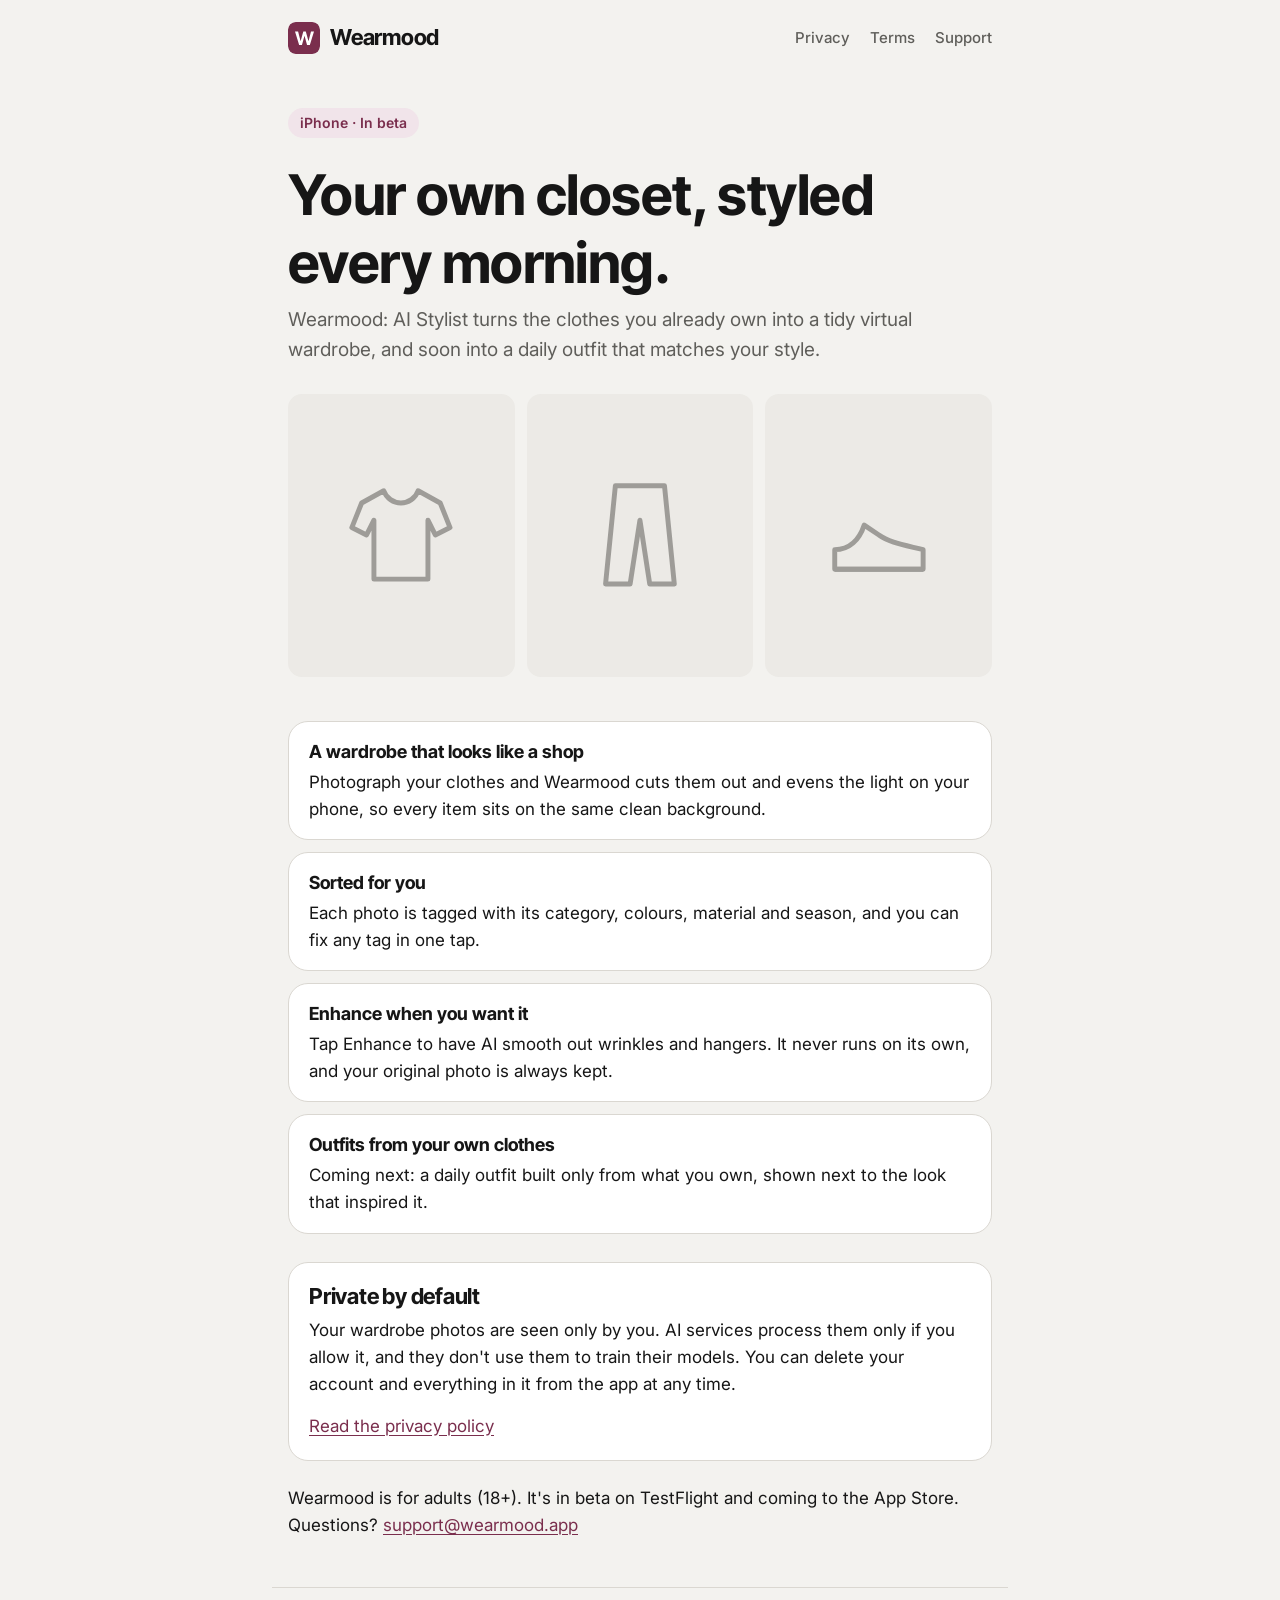
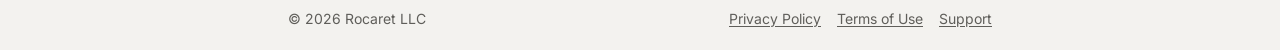
<file: index.html>
<!doctype html>
<html lang="en">
<head>
  <meta charset="utf-8">
  <meta name="viewport" content="width=device-width, initial-scale=1">
  <title>Wearmood: AI Stylist</title>
  <meta name="description" content="Wearmood turns the clothes you already own into a tidy virtual wardrobe, and soon into a daily outfit that matches your style.">
  <link rel="icon" href="/assets/icon.svg" type="image/svg+xml">
  <link rel="stylesheet" href="/assets/site.css">
</head>
<body>
  <a class="skip-link" href="#main">Skip to content</a>
  <header class="site-header">
    <a class="wordmark" href="/"><img src="/assets/icon.svg" alt="">Wearmood</a>
    <nav class="site-nav" aria-label="Site">
      <a href="/privacy/">Privacy</a>
      <a href="/terms/">Terms</a>
      <a href="/support/">Support</a>
    </nav>
  </header>

  <main id="main">
    <section class="hero">
      <span class="badge">iPhone · In beta</span>
      <h1>Your own closet, styled every morning.</h1>
      <p class="lead">Wearmood: AI Stylist turns the clothes you already own into a tidy virtual wardrobe, and soon into a daily outfit that matches your style.</p>
      <div class="tiles" aria-hidden="true">
        <div class="tile">
          <svg viewBox="0 0 48 48" fill="none" stroke="currentColor" stroke-width="2" stroke-linejoin="round"><path d="M17 6l-9 5-4 10 6 3 3-6v24h22V18l3 6 6-3-4-10-9-5c-1 3-4 5-7 5s-6-2-7-5z"/></svg>
        </div>
        <div class="tile">
          <svg viewBox="0 0 48 48" fill="none" stroke="currentColor" stroke-width="2" stroke-linejoin="round"><path d="M14 4h20l4 40h-10l-4-26-4 26H10z"/></svg>
        </div>
        <div class="tile">
          <svg viewBox="0 0 48 48" fill="none" stroke="currentColor" stroke-width="2" stroke-linejoin="round"><path d="M6 30c6 0 10-4 12-10l6 4c4 3 10 4 18 6v8H6z"/><path d="M6 38h36"/></svg>
        </div>
      </div>
    </section>

    <ul class="features">
      <li><strong>A wardrobe that looks like a shop</strong>Photograph your clothes and Wearmood cuts them out and evens the light on your phone, so every item sits on the same clean background.</li>
      <li><strong>Sorted for you</strong>Each photo is tagged with its category, colours, material and season, and you can fix any tag in one tap.</li>
      <li><strong>Enhance when you want it</strong>Tap Enhance to have AI smooth out wrinkles and hangers. It never runs on its own, and your original photo is always kept.</li>
      <li><strong>Outfits from your own clothes</strong>Coming next: a daily outfit built only from what you own, shown next to the look that inspired it.</li>
    </ul>

    <div class="card">
      <h2>Private by default</h2>
      <p>Your wardrobe photos are seen only by you. AI services process them only if you allow it, and they don't use them to train their models. You can delete your account and everything in it from the app at any time.</p>
      <p><a href="/privacy/">Read the privacy policy</a></p>
    </div>

    <p>Wearmood is for adults (18+). It's in beta on TestFlight and coming to the App Store. Questions? <a href="mailto:support@wearmood.app">support@wearmood.app</a></p>
  </main>

  <footer class="site-footer">
    <span>© 2026 Rocaret LLC</span>
    <nav aria-label="Legal">
      <a href="/privacy/">Privacy Policy</a>
      <a href="/terms/">Terms of Use</a>
      <a href="/support/">Support</a>
    </nav>
  </footer>
</body>
</html>
</file>
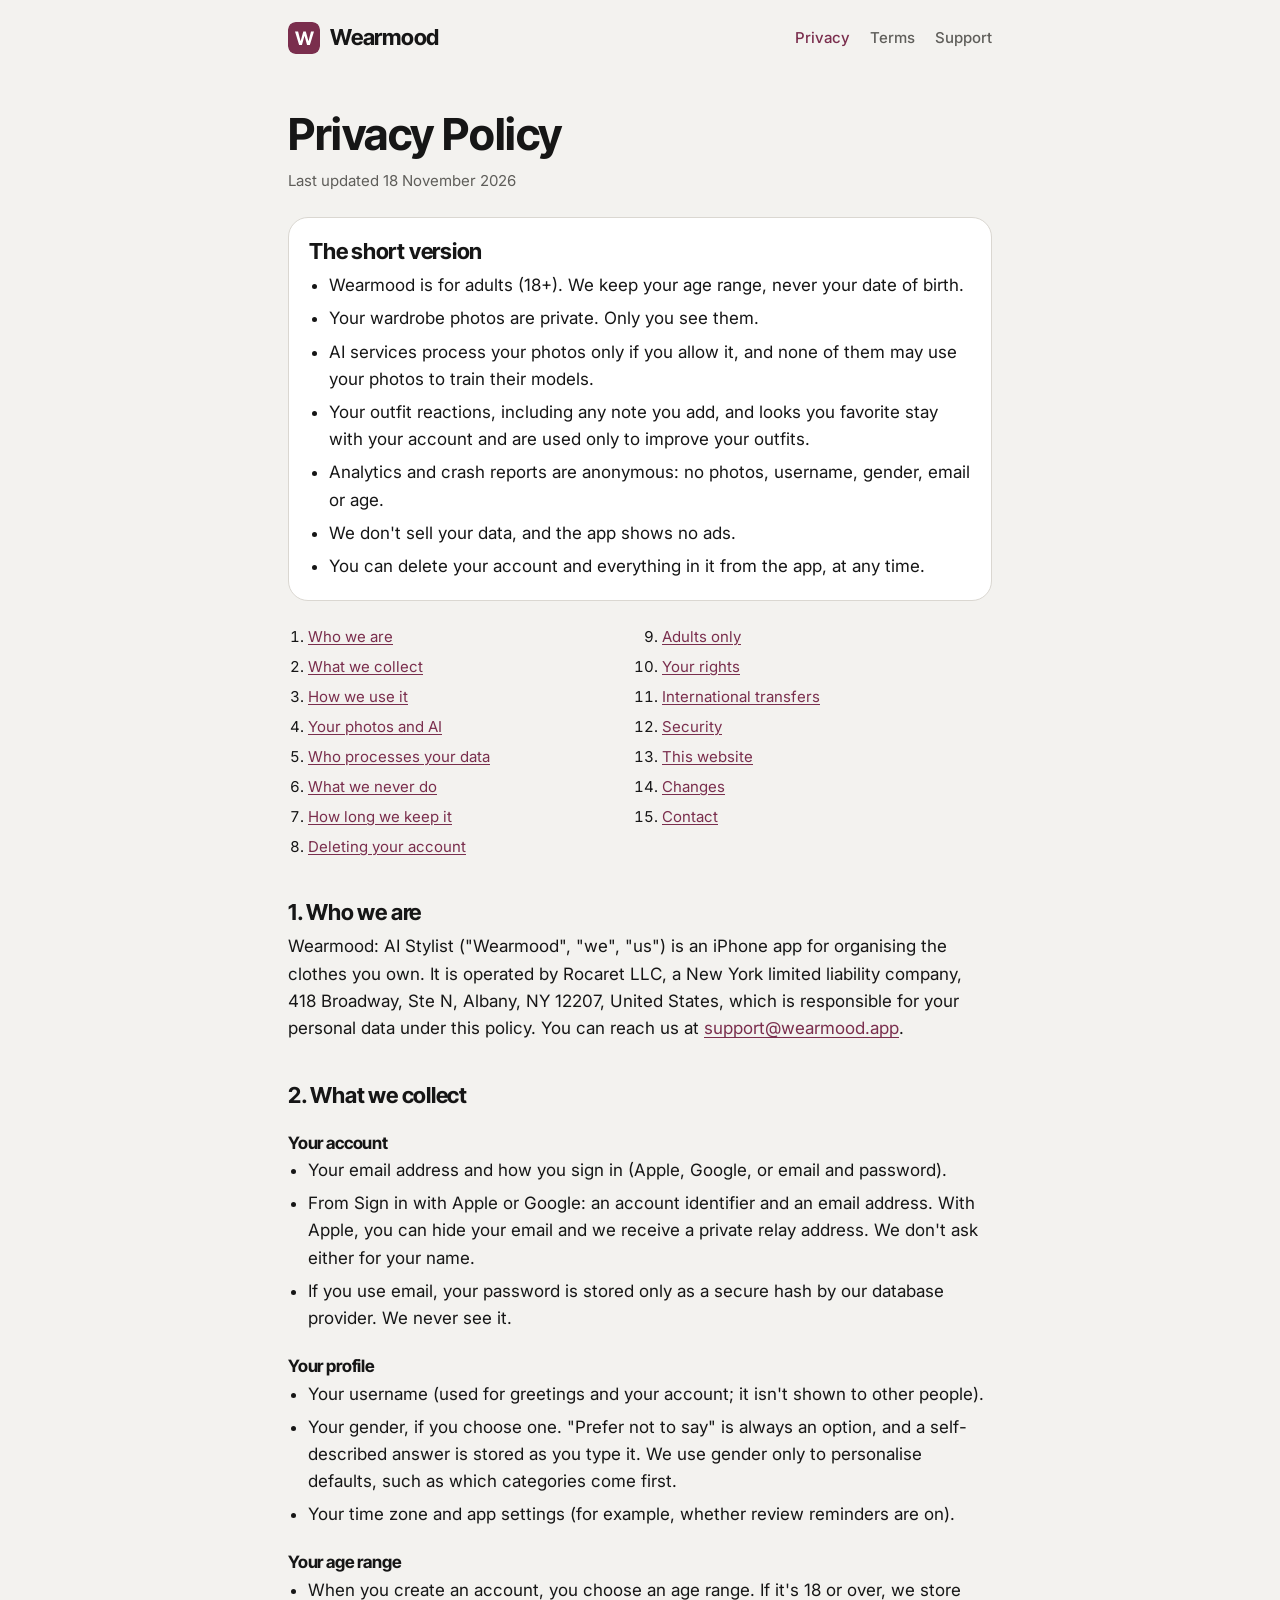
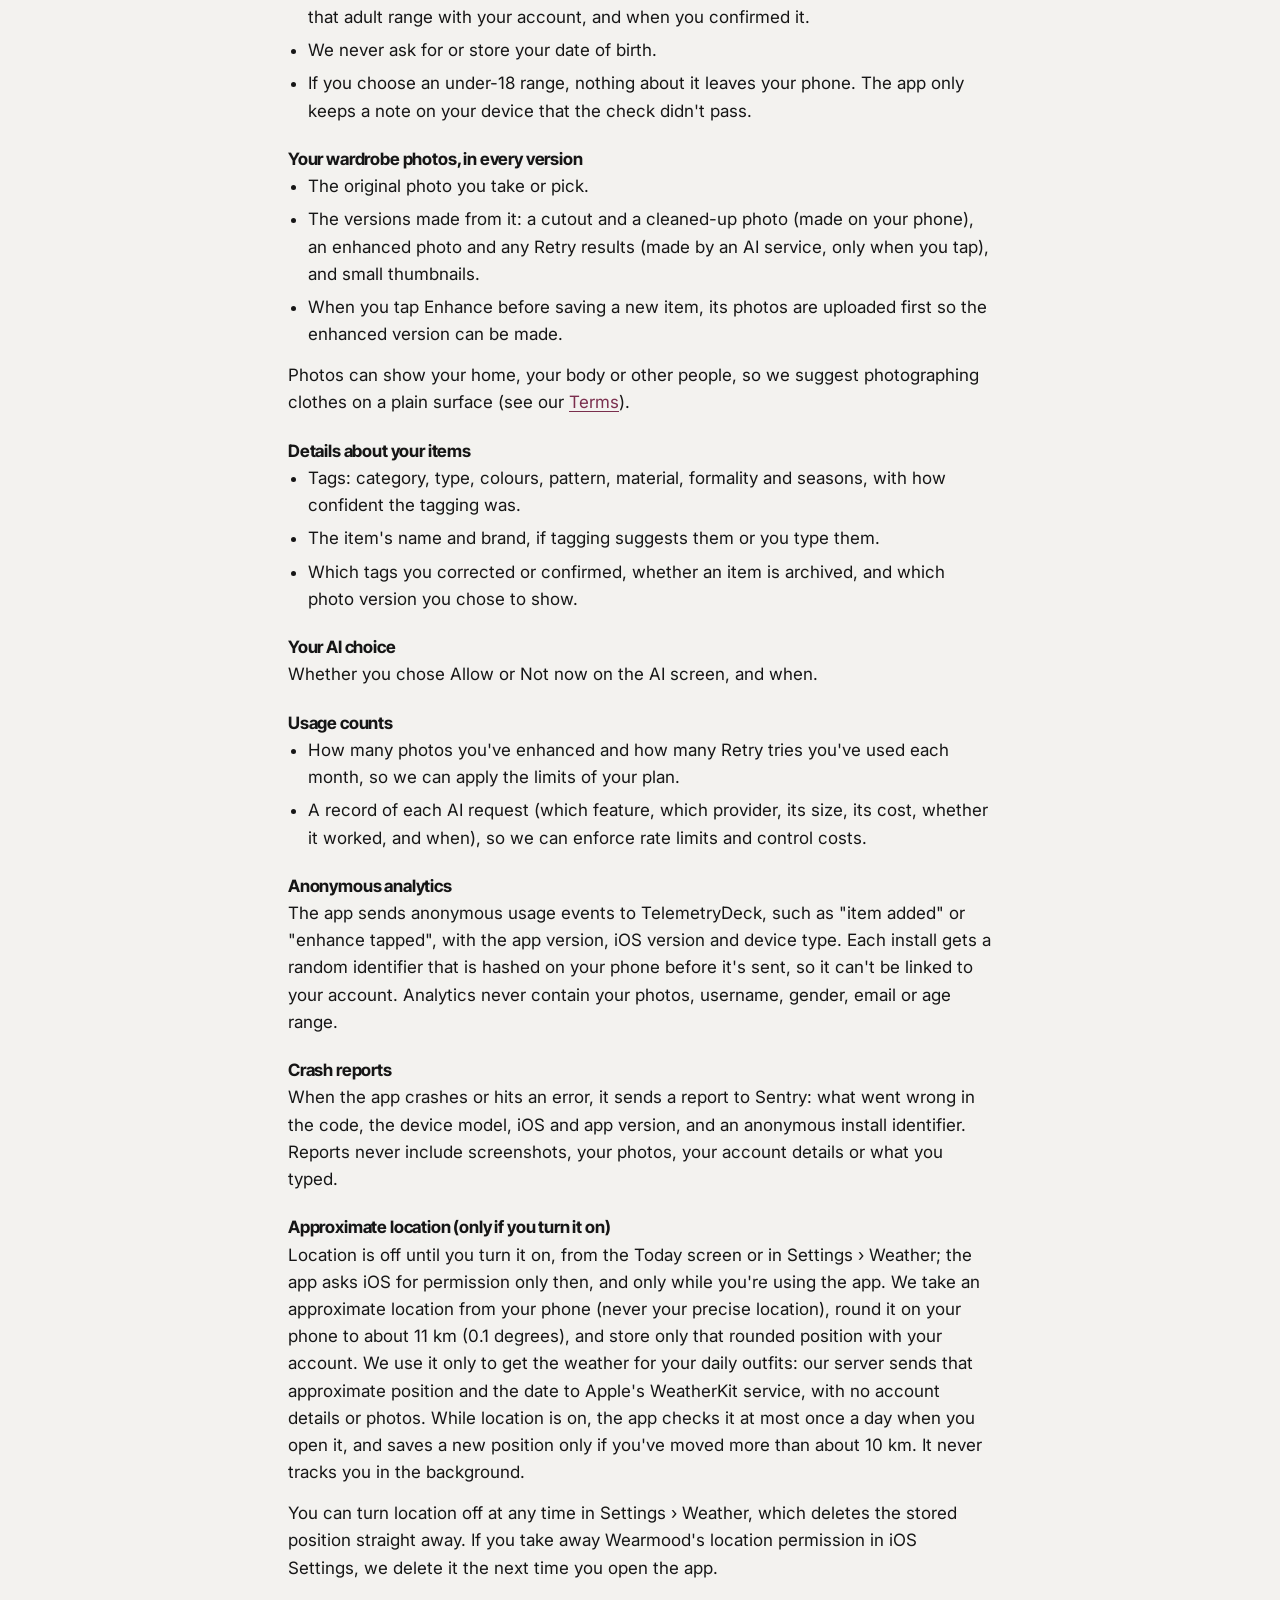
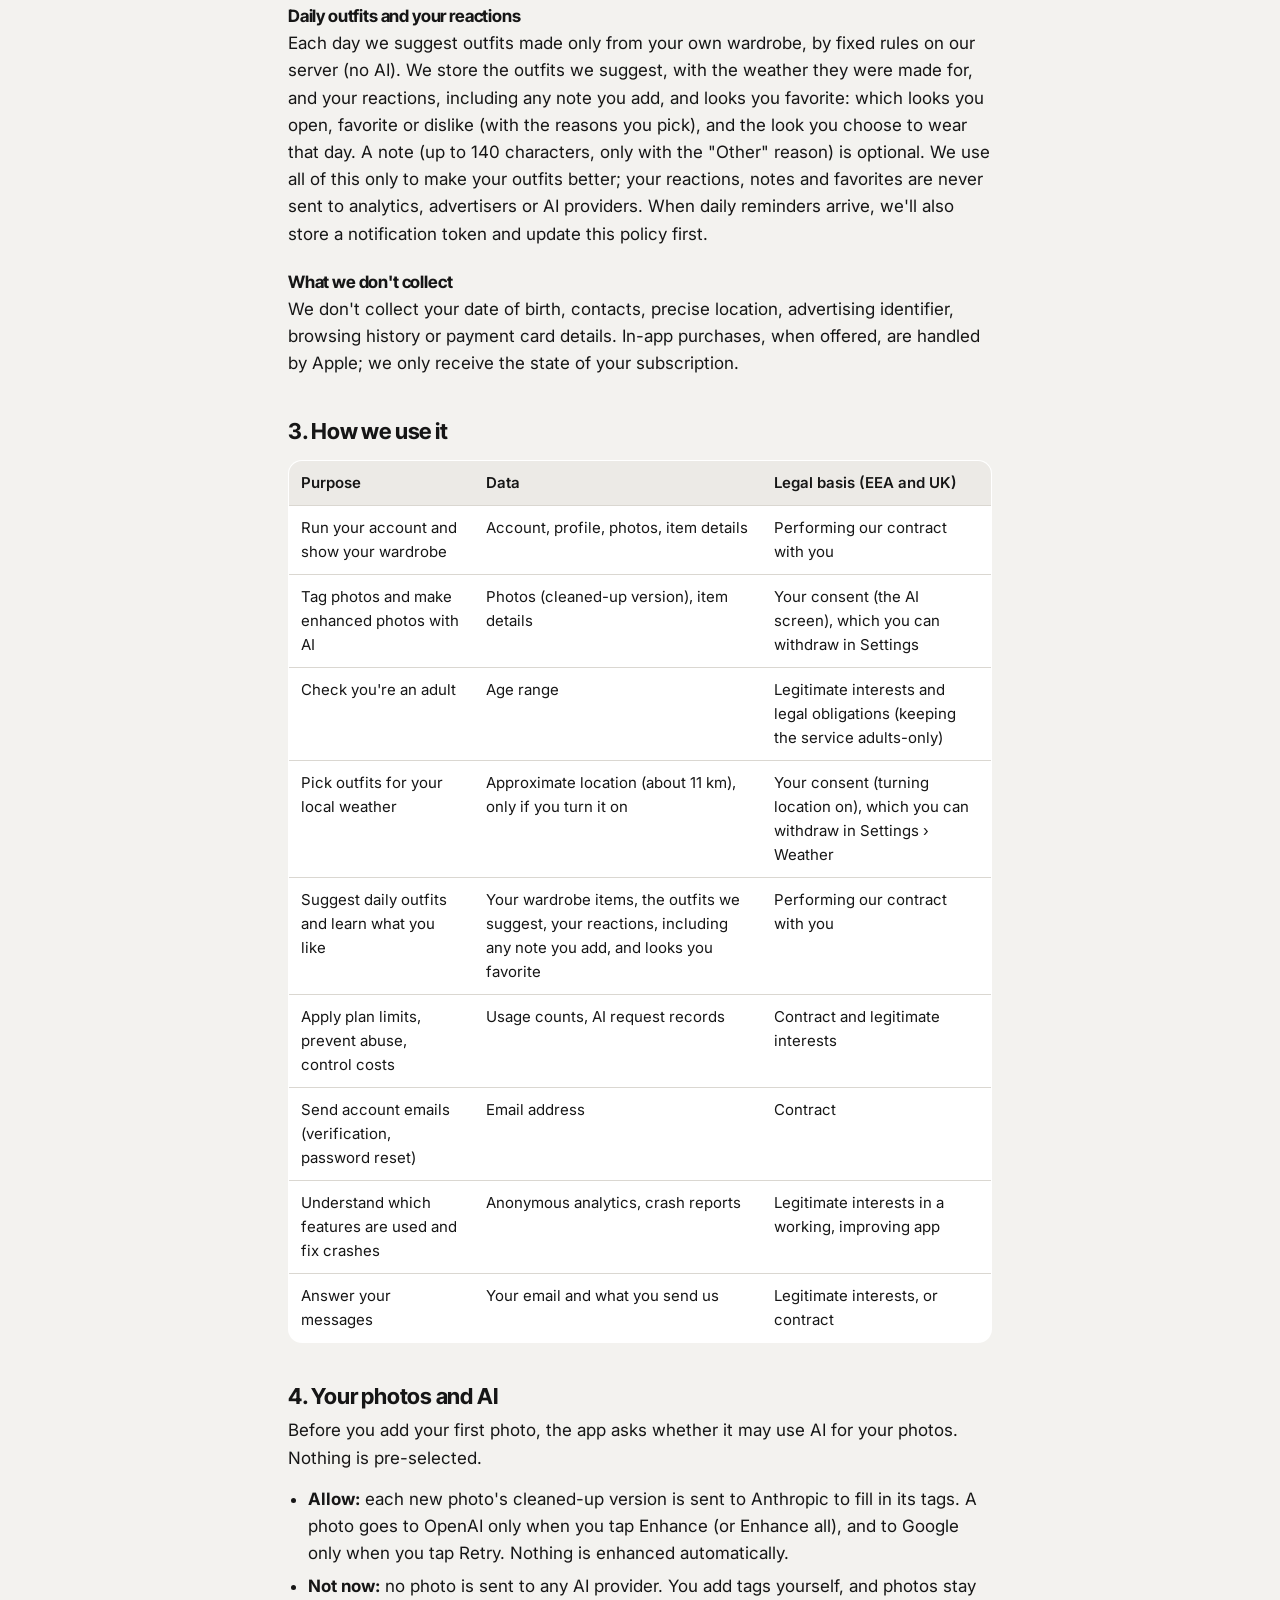
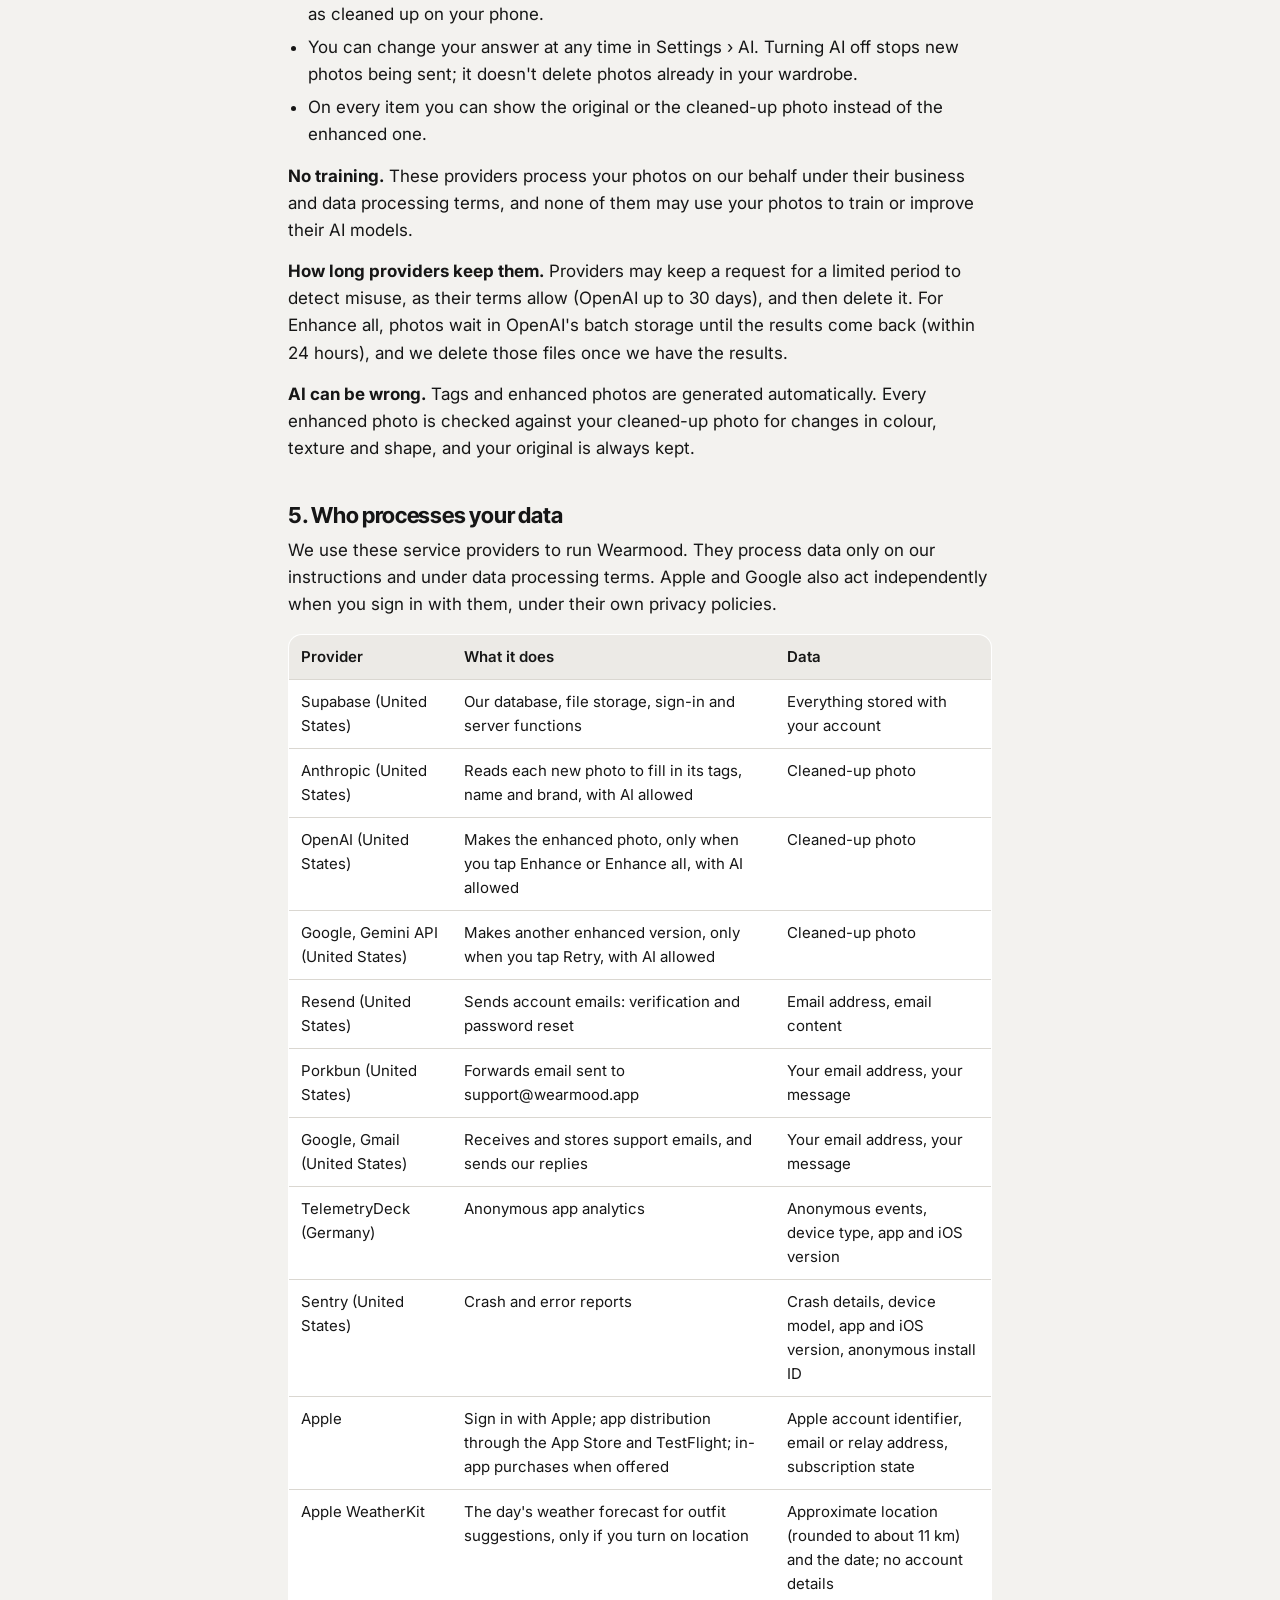
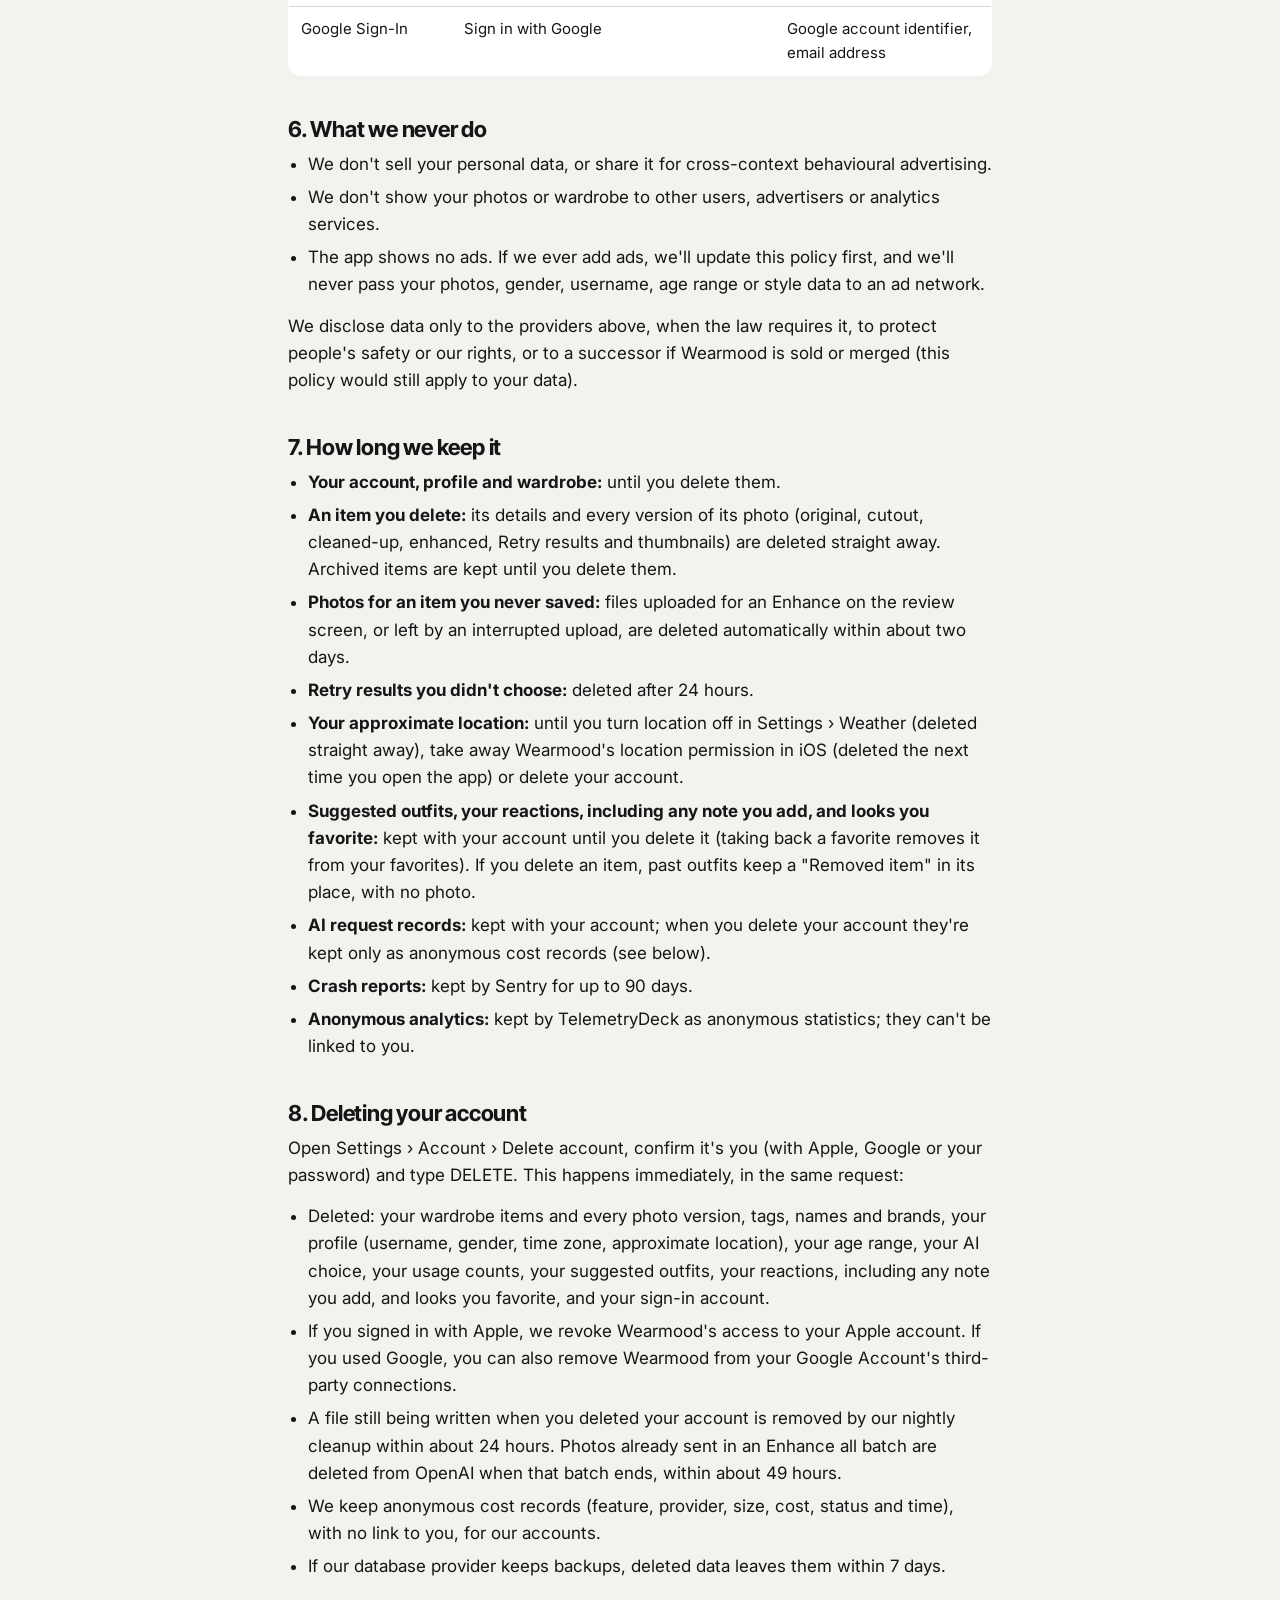
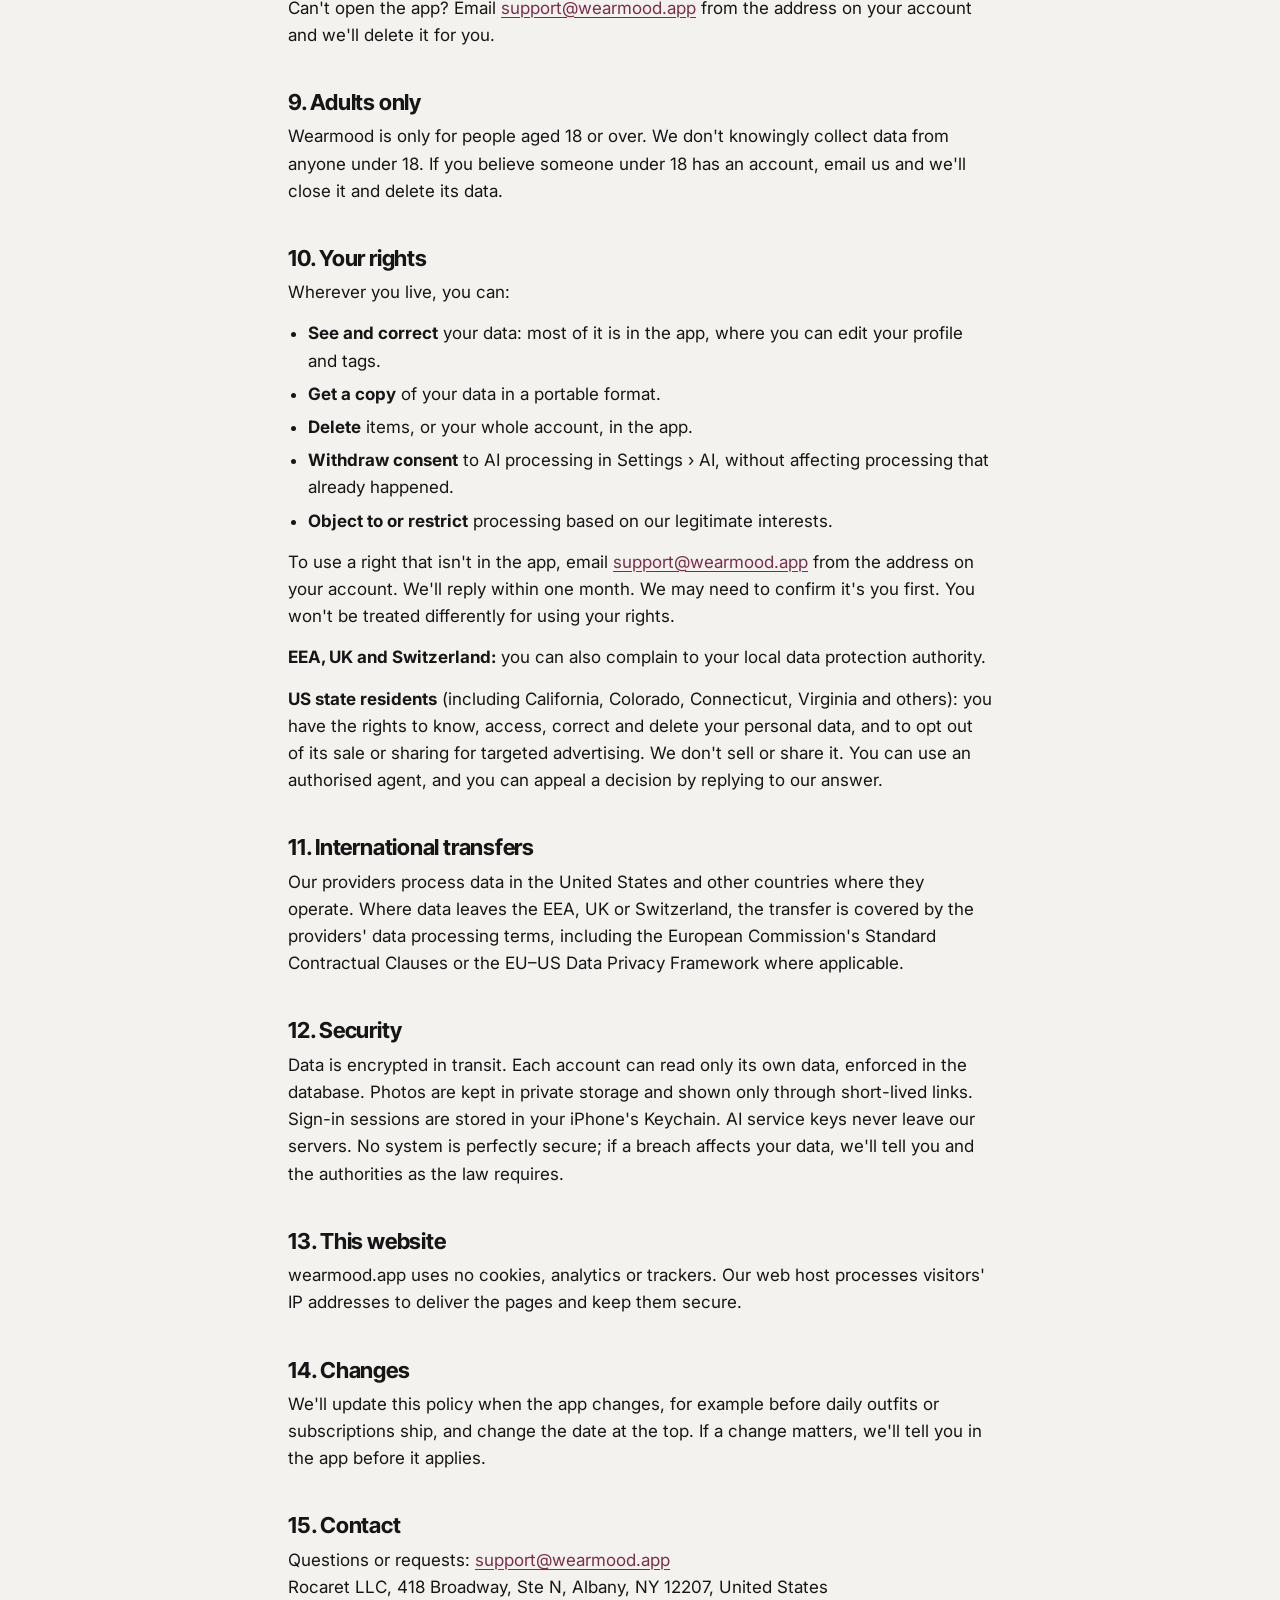
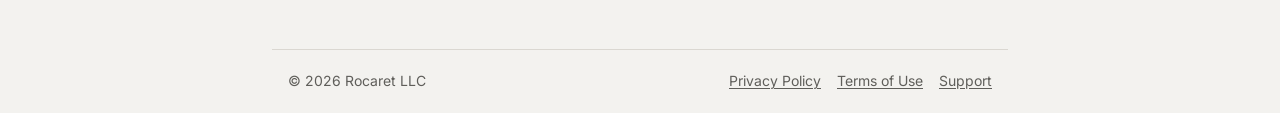
<file: privacy/index.html>
<!doctype html>
<html lang="en">
<head>
  <meta charset="utf-8">
  <meta name="viewport" content="width=device-width, initial-scale=1">
  <title>Privacy Policy · Wearmood</title>
  <meta name="description" content="What Wearmood collects, why, who processes it, how long we keep it, and how to delete it.">
  <link rel="icon" href="/assets/icon.svg" type="image/svg+xml">
  <link rel="stylesheet" href="/assets/site.css">
</head>
<body>
  <a class="skip-link" href="#main">Skip to content</a>
  <header class="site-header">
    <a class="wordmark" href="/"><img src="/assets/icon.svg" alt="">Wearmood</a>
    <nav class="site-nav" aria-label="Site">
      <a href="/privacy/" aria-current="page">Privacy</a>
      <a href="/terms/">Terms</a>
      <a href="/support/">Support</a>
    </nav>
  </header>

  <main id="main">
    <h1>Privacy Policy</h1>
    <p class="meta">Last updated 18 November 2026</p>

    <div class="card">
      <h2>The short version</h2>
      <ul>
        <li>Wearmood is for adults (18+). We keep your age range, never your date of birth.</li>
        <li>Your wardrobe photos are private. Only you see them.</li>
        <li>AI services process your photos only if you allow it, and none of them may use your photos to train their models.</li>
        <li>Your outfit reactions, including any note you add, and looks you favorite stay with your account and are used only to improve your outfits.</li>
        <li>Analytics and crash reports are anonymous: no photos, username, gender, email or age.</li>
        <li>We don't sell your data, and the app shows no ads.</li>
        <li>You can delete your account and everything in it from the app, at any time.</li>
      </ul>
    </div>

    <nav class="toc" aria-label="Contents">
      <ol>
        <li><a href="#who-we-are">Who we are</a></li>
        <li><a href="#what-we-collect">What we collect</a></li>
        <li><a href="#how-we-use-it">How we use it</a></li>
        <li><a href="#ai">Your photos and AI</a></li>
        <li><a href="#processors">Who processes your data</a></li>
        <li><a href="#sharing">What we never do</a></li>
        <li><a href="#retention">How long we keep it</a></li>
        <li><a href="#deletion">Deleting your account</a></li>
        <li><a href="#age">Adults only</a></li>
        <li><a href="#rights">Your rights</a></li>
        <li><a href="#transfers">International transfers</a></li>
        <li><a href="#security">Security</a></li>
        <li><a href="#website">This website</a></li>
        <li><a href="#changes">Changes</a></li>
        <li><a href="#contact">Contact</a></li>
      </ol>
    </nav>

    <h2 id="who-we-are">1. Who we are</h2>
    <p>Wearmood: AI Stylist ("Wearmood", "we", "us") is an iPhone app for organising the clothes you own. It is operated by Rocaret LLC, a New York limited liability company, 418 Broadway, Ste N, Albany, NY 12207, United States, which is responsible for your personal data under this policy. You can reach us at <a href="mailto:support@wearmood.app">support@wearmood.app</a>.</p>

    <h2 id="what-we-collect">2. What we collect</h2>

    <h3>Your account</h3>
    <ul>
      <li>Your email address and how you sign in (Apple, Google, or email and password).</li>
      <li>From Sign in with Apple or Google: an account identifier and an email address. With Apple, you can hide your email and we receive a private relay address. We don't ask either for your name.</li>
      <li>If you use email, your password is stored only as a secure hash by our database provider. We never see it.</li>
    </ul>

    <h3>Your profile</h3>
    <ul>
      <li>Your username (used for greetings and your account; it isn't shown to other people).</li>
      <li>Your gender, if you choose one. "Prefer not to say" is always an option, and a self-described answer is stored as you type it. We use gender only to personalise defaults, such as which categories come first.</li>
      <li>Your time zone and app settings (for example, whether review reminders are on).</li>
    </ul>

    <h3>Your age range</h3>
    <ul>
      <li>When you create an account, you choose an age range. If it's 18 or over, we store that adult range with your account, and when you confirmed it.</li>
      <li>We never ask for or store your date of birth.</li>
      <li>If you choose an under-18 range, nothing about it leaves your phone. The app only keeps a note on your device that the check didn't pass.</li>
    </ul>

    <h3>Your wardrobe photos, in every version</h3>
    <ul>
      <li>The original photo you take or pick.</li>
      <li>The versions made from it: a cutout and a cleaned-up photo (made on your phone), an enhanced photo and any Retry results (made by an AI service, only when you tap), and small thumbnails.</li>
      <li>When you tap Enhance before saving a new item, its photos are uploaded first so the enhanced version can be made.</li>
    </ul>
    <p>Photos can show your home, your body or other people, so we suggest photographing clothes on a plain surface (see our <a href="/terms/#acceptable-use">Terms</a>).</p>

    <h3>Details about your items</h3>
    <ul>
      <li>Tags: category, type, colours, pattern, material, formality and seasons, with how confident the tagging was.</li>
      <li>The item's name and brand, if tagging suggests them or you type them.</li>
      <li>Which tags you corrected or confirmed, whether an item is archived, and which photo version you chose to show.</li>
    </ul>

    <h3>Your AI choice</h3>
    <p>Whether you chose Allow or Not now on the AI screen, and when.</p>

    <h3>Usage counts</h3>
    <ul>
      <li>How many photos you've enhanced and how many Retry tries you've used each month, so we can apply the limits of your plan.</li>
      <li>A record of each AI request (which feature, which provider, its size, its cost, whether it worked, and when), so we can enforce rate limits and control costs.</li>
    </ul>

    <h3>Anonymous analytics</h3>
    <p>The app sends anonymous usage events to TelemetryDeck, such as "item added" or "enhance tapped", with the app version, iOS version and device type. Each install gets a random identifier that is hashed on your phone before it's sent, so it can't be linked to your account. Analytics never contain your photos, username, gender, email or age range.</p>

    <h3>Crash reports</h3>
    <p>When the app crashes or hits an error, it sends a report to Sentry: what went wrong in the code, the device model, iOS and app version, and an anonymous install identifier. Reports never include screenshots, your photos, your account details or what you typed.</p>

    <h3>Approximate location (only if you turn it on)</h3>
    <p>Location is off until you turn it on, from the Today screen or in Settings › Weather; the app asks iOS for permission only then, and only while you're using the app. We take an approximate location from your phone (never your precise location), round it on your phone to about 11 km (0.1 degrees), and store only that rounded position with your account. We use it only to get the weather for your daily outfits: our server sends that approximate position and the date to Apple's WeatherKit service, with no account details or photos. While location is on, the app checks it at most once a day when you open it, and saves a new position only if you've moved more than about 10 km. It never tracks you in the background.</p>
    <p>You can turn location off at any time in Settings › Weather, which deletes the stored position straight away. If you take away Wearmood's location permission in iOS Settings, we delete it the next time you open the app.</p>

    <h3>Daily outfits and your reactions</h3>
    <p>Each day we suggest outfits made only from your own wardrobe, by fixed rules on our server (no AI). We store the outfits we suggest, with the weather they were made for, and your reactions, including any note you add, and looks you favorite: which looks you open, favorite or dislike (with the reasons you pick), and the look you choose to wear that day. A note (up to 140 characters, only with the "Other" reason) is optional. We use all of this only to make your outfits better; your reactions, notes and favorites are never sent to analytics, advertisers or AI providers. When daily reminders arrive, we'll also store a notification token and update this policy first.</p>

    <h3>What we don't collect</h3>
    <p>We don't collect your date of birth, contacts, precise location, advertising identifier, browsing history or payment card details. In-app purchases, when offered, are handled by Apple; we only receive the state of your subscription.</p>

    <h2 id="how-we-use-it">3. How we use it</h2>
    <div class="table-wrap">
      <table>
        <thead>
          <tr><th scope="col">Purpose</th><th scope="col">Data</th><th scope="col">Legal basis (EEA and UK)</th></tr>
        </thead>
        <tbody>
          <tr><td data-label="Purpose">Run your account and show your wardrobe</td><td data-label="Data">Account, profile, photos, item details</td><td data-label="Legal basis">Performing our contract with you</td></tr>
          <tr><td data-label="Purpose">Tag photos and make enhanced photos with AI</td><td data-label="Data">Photos (cleaned-up version), item details</td><td data-label="Legal basis">Your consent (the AI screen), which you can withdraw in Settings</td></tr>
          <tr><td data-label="Purpose">Check you're an adult</td><td data-label="Data">Age range</td><td data-label="Legal basis">Legitimate interests and legal obligations (keeping the service adults-only)</td></tr>
          <tr><td data-label="Purpose">Pick outfits for your local weather</td><td data-label="Data">Approximate location (about 11 km), only if you turn it on</td><td data-label="Legal basis">Your consent (turning location on), which you can withdraw in Settings › Weather</td></tr>
          <tr><td data-label="Purpose">Suggest daily outfits and learn what you like</td><td data-label="Data">Your wardrobe items, the outfits we suggest, your reactions, including any note you add, and looks you favorite</td><td data-label="Legal basis">Performing our contract with you</td></tr>
          <tr><td data-label="Purpose">Apply plan limits, prevent abuse, control costs</td><td data-label="Data">Usage counts, AI request records</td><td data-label="Legal basis">Contract and legitimate interests</td></tr>
          <tr><td data-label="Purpose">Send account emails (verification, password reset)</td><td data-label="Data">Email address</td><td data-label="Legal basis">Contract</td></tr>
          <tr><td data-label="Purpose">Understand which features are used and fix crashes</td><td data-label="Data">Anonymous analytics, crash reports</td><td data-label="Legal basis">Legitimate interests in a working, improving app</td></tr>
          <tr><td data-label="Purpose">Answer your messages</td><td data-label="Data">Your email and what you send us</td><td data-label="Legal basis">Legitimate interests, or contract</td></tr>
        </tbody>
      </table>
    </div>

    <h2 id="ai">4. Your photos and AI</h2>
    <p>Before you add your first photo, the app asks whether it may use AI for your photos. Nothing is pre-selected.</p>
    <ul>
      <li><strong>Allow:</strong> each new photo's cleaned-up version is sent to Anthropic to fill in its tags. A photo goes to OpenAI only when you tap Enhance (or Enhance all), and to Google only when you tap Retry. Nothing is enhanced automatically.</li>
      <li><strong>Not now:</strong> no photo is sent to any AI provider. You add tags yourself, and photos stay as cleaned up on your phone.</li>
      <li>You can change your answer at any time in Settings › AI. Turning AI off stops new photos being sent; it doesn't delete photos already in your wardrobe.</li>
      <li>On every item you can show the original or the cleaned-up photo instead of the enhanced one.</li>
    </ul>
    <p><strong>No training.</strong> These providers process your photos on our behalf under their business and data processing terms, and none of them may use your photos to train or improve their AI models.</p>
    <p><strong>How long providers keep them.</strong> Providers may keep a request for a limited period to detect misuse, as their terms allow (OpenAI up to 30 days), and then delete it. For Enhance all, photos wait in OpenAI's batch storage until the results come back (within 24 hours), and we delete those files once we have the results.</p>
    <p><strong>AI can be wrong.</strong> Tags and enhanced photos are generated automatically. Every enhanced photo is checked against your cleaned-up photo for changes in colour, texture and shape, and your original is always kept.</p>

    <h2 id="processors">5. Who processes your data</h2>
    <p>We use these service providers to run Wearmood. They process data only on our instructions and under data processing terms. Apple and Google also act independently when you sign in with them, under their own privacy policies.</p>
    <div class="table-wrap">
      <table>
        <thead>
          <tr><th scope="col">Provider</th><th scope="col">What it does</th><th scope="col">Data</th></tr>
        </thead>
        <tbody>
          <tr><td data-label="Provider">Supabase (United States)</td><td data-label="What it does">Our database, file storage, sign-in and server functions</td><td data-label="Data">Everything stored with your account</td></tr>
          <tr><td data-label="Provider">Anthropic (United States)</td><td data-label="What it does">Reads each new photo to fill in its tags, name and brand, with AI allowed</td><td data-label="Data">Cleaned-up photo</td></tr>
          <tr><td data-label="Provider">OpenAI (United States)</td><td data-label="What it does">Makes the enhanced photo, only when you tap Enhance or Enhance all, with AI allowed</td><td data-label="Data">Cleaned-up photo</td></tr>
          <tr><td data-label="Provider">Google, Gemini API (United States)</td><td data-label="What it does">Makes another enhanced version, only when you tap Retry, with AI allowed</td><td data-label="Data">Cleaned-up photo</td></tr>
          <tr><td data-label="Provider">Resend (United States)</td><td data-label="What it does">Sends account emails: verification and password reset</td><td data-label="Data">Email address, email content</td></tr>
          <tr><td data-label="Provider">Porkbun (United States)</td><td data-label="What it does">Forwards email sent to support@wearmood.app</td><td data-label="Data">Your email address, your message</td></tr>
          <tr><td data-label="Provider">Google, Gmail (United States)</td><td data-label="What it does">Receives and stores support emails, and sends our replies</td><td data-label="Data">Your email address, your message</td></tr>
          <tr><td data-label="Provider">TelemetryDeck (Germany)</td><td data-label="What it does">Anonymous app analytics</td><td data-label="Data">Anonymous events, device type, app and iOS version</td></tr>
          <tr><td data-label="Provider">Sentry (United States)</td><td data-label="What it does">Crash and error reports</td><td data-label="Data">Crash details, device model, app and iOS version, anonymous install ID</td></tr>
          <tr><td data-label="Provider">Apple</td><td data-label="What it does">Sign in with Apple; app distribution through the App Store and TestFlight; in-app purchases when offered</td><td data-label="Data">Apple account identifier, email or relay address, subscription state</td></tr>
          <tr><td data-label="Provider">Apple WeatherKit</td><td data-label="What it does">The day's weather forecast for outfit suggestions, only if you turn on location</td><td data-label="Data">Approximate location (rounded to about 11 km) and the date; no account details</td></tr>
          <tr><td data-label="Provider">Google Sign-In</td><td data-label="What it does">Sign in with Google</td><td data-label="Data">Google account identifier, email address</td></tr>
        </tbody>
      </table>
    </div>

    <h2 id="sharing">6. What we never do</h2>
    <ul>
      <li>We don't sell your personal data, or share it for cross-context behavioural advertising.</li>
      <li>We don't show your photos or wardrobe to other users, advertisers or analytics services.</li>
      <li>The app shows no ads. If we ever add ads, we'll update this policy first, and we'll never pass your photos, gender, username, age range or style data to an ad network.</li>
    </ul>
    <p>We disclose data only to the providers above, when the law requires it, to protect people's safety or our rights, or to a successor if Wearmood is sold or merged (this policy would still apply to your data).</p>

    <h2 id="retention">7. How long we keep it</h2>
    <ul>
      <li><strong>Your account, profile and wardrobe:</strong> until you delete them.</li>
      <li><strong>An item you delete:</strong> its details and every version of its photo (original, cutout, cleaned-up, enhanced, Retry results and thumbnails) are deleted straight away. Archived items are kept until you delete them.</li>
      <li><strong>Photos for an item you never saved:</strong> files uploaded for an Enhance on the review screen, or left by an interrupted upload, are deleted automatically within about two days.</li>
      <li><strong>Retry results you didn't choose:</strong> deleted after 24 hours.</li>
      <li><strong>Your approximate location:</strong> until you turn location off in Settings › Weather (deleted straight away), take away Wearmood's location permission in iOS (deleted the next time you open the app) or delete your account.</li>
      <li><strong>Suggested outfits, your reactions, including any note you add, and looks you favorite:</strong> kept with your account until you delete it (taking back a favorite removes it from your favorites). If you delete an item, past outfits keep a "Removed item" in its place, with no photo.</li>
      <li><strong>AI request records:</strong> kept with your account; when you delete your account they're kept only as anonymous cost records (see below).</li>
      <li><strong>Crash reports:</strong> kept by Sentry for up to 90 days.</li>
      <li><strong>Anonymous analytics:</strong> kept by TelemetryDeck as anonymous statistics; they can't be linked to you.</li>
    </ul>

    <h2 id="deletion">8. Deleting your account</h2>
    <p>Open Settings › Account › Delete account, confirm it's you (with Apple, Google or your password) and type DELETE. This happens immediately, in the same request:</p>
    <ul>
      <li>Deleted: your wardrobe items and every photo version, tags, names and brands, your profile (username, gender, time zone, approximate location), your age range, your AI choice, your usage counts, your suggested outfits, your reactions, including any note you add, and looks you favorite, and your sign-in account.</li>
      <li>If you signed in with Apple, we revoke Wearmood's access to your Apple account. If you used Google, you can also remove Wearmood from your Google Account's third-party connections.</li>
      <li>A file still being written when you deleted your account is removed by our nightly cleanup within about 24 hours. Photos already sent in an Enhance all batch are deleted from OpenAI when that batch ends, within about 49 hours.</li>
      <li>We keep anonymous cost records (feature, provider, size, cost, status and time), with no link to you, for our accounts.</li>
      <li>If our database provider keeps backups, deleted data leaves them within 7 days.</li>
    </ul>
    <p>Can't open the app? Email <a href="mailto:support@wearmood.app">support@wearmood.app</a> from the address on your account and we'll delete it for you.</p>

    <h2 id="age">9. Adults only</h2>
    <p>Wearmood is only for people aged 18 or over. We don't knowingly collect data from anyone under 18. If you believe someone under 18 has an account, email us and we'll close it and delete its data.</p>

    <h2 id="rights">10. Your rights</h2>
    <p>Wherever you live, you can:</p>
    <ul>
      <li><strong>See and correct</strong> your data: most of it is in the app, where you can edit your profile and tags.</li>
      <li><strong>Get a copy</strong> of your data in a portable format.</li>
      <li><strong>Delete</strong> items, or your whole account, in the app.</li>
      <li><strong>Withdraw consent</strong> to AI processing in Settings › AI, without affecting processing that already happened.</li>
      <li><strong>Object to or restrict</strong> processing based on our legitimate interests.</li>
    </ul>
    <p>To use a right that isn't in the app, email <a href="mailto:support@wearmood.app">support@wearmood.app</a> from the address on your account. We'll reply within one month. We may need to confirm it's you first. You won't be treated differently for using your rights.</p>
    <p><strong>EEA, UK and Switzerland:</strong> you can also complain to your local data protection authority.</p>
    <p><strong>US state residents</strong> (including California, Colorado, Connecticut, Virginia and others): you have the rights to know, access, correct and delete your personal data, and to opt out of its sale or sharing for targeted advertising. We don't sell or share it. You can use an authorised agent, and you can appeal a decision by replying to our answer.</p>

    <h2 id="transfers">11. International transfers</h2>
    <p>Our providers process data in the United States and other countries where they operate. Where data leaves the EEA, UK or Switzerland, the transfer is covered by the providers' data processing terms, including the European Commission's Standard Contractual Clauses or the EU–US Data Privacy Framework where applicable.</p>

    <h2 id="security">12. Security</h2>
    <p>Data is encrypted in transit. Each account can read only its own data, enforced in the database. Photos are kept in private storage and shown only through short-lived links. Sign-in sessions are stored in your iPhone's Keychain. AI service keys never leave our servers. No system is perfectly secure; if a breach affects your data, we'll tell you and the authorities as the law requires.</p>

    <h2 id="website">13. This website</h2>
    <p>wearmood.app uses no cookies, analytics or trackers. Our web host processes visitors' IP addresses to deliver the pages and keep them secure.</p>

    <h2 id="changes">14. Changes</h2>
    <p>We'll update this policy when the app changes, for example before daily outfits or subscriptions ship, and change the date at the top. If a change matters, we'll tell you in the app before it applies.</p>

    <h2 id="contact">15. Contact</h2>
    <p>Questions or requests: <a href="mailto:support@wearmood.app">support@wearmood.app</a><br>
    Rocaret LLC, 418 Broadway, Ste N, Albany, NY 12207, United States</p>
  </main>

  <footer class="site-footer">
    <span>© 2026 Rocaret LLC</span>
    <nav aria-label="Legal">
      <a href="/privacy/">Privacy Policy</a>
      <a href="/terms/">Terms of Use</a>
      <a href="/support/">Support</a>
    </nav>
  </footer>
</body>
</html>
</file>
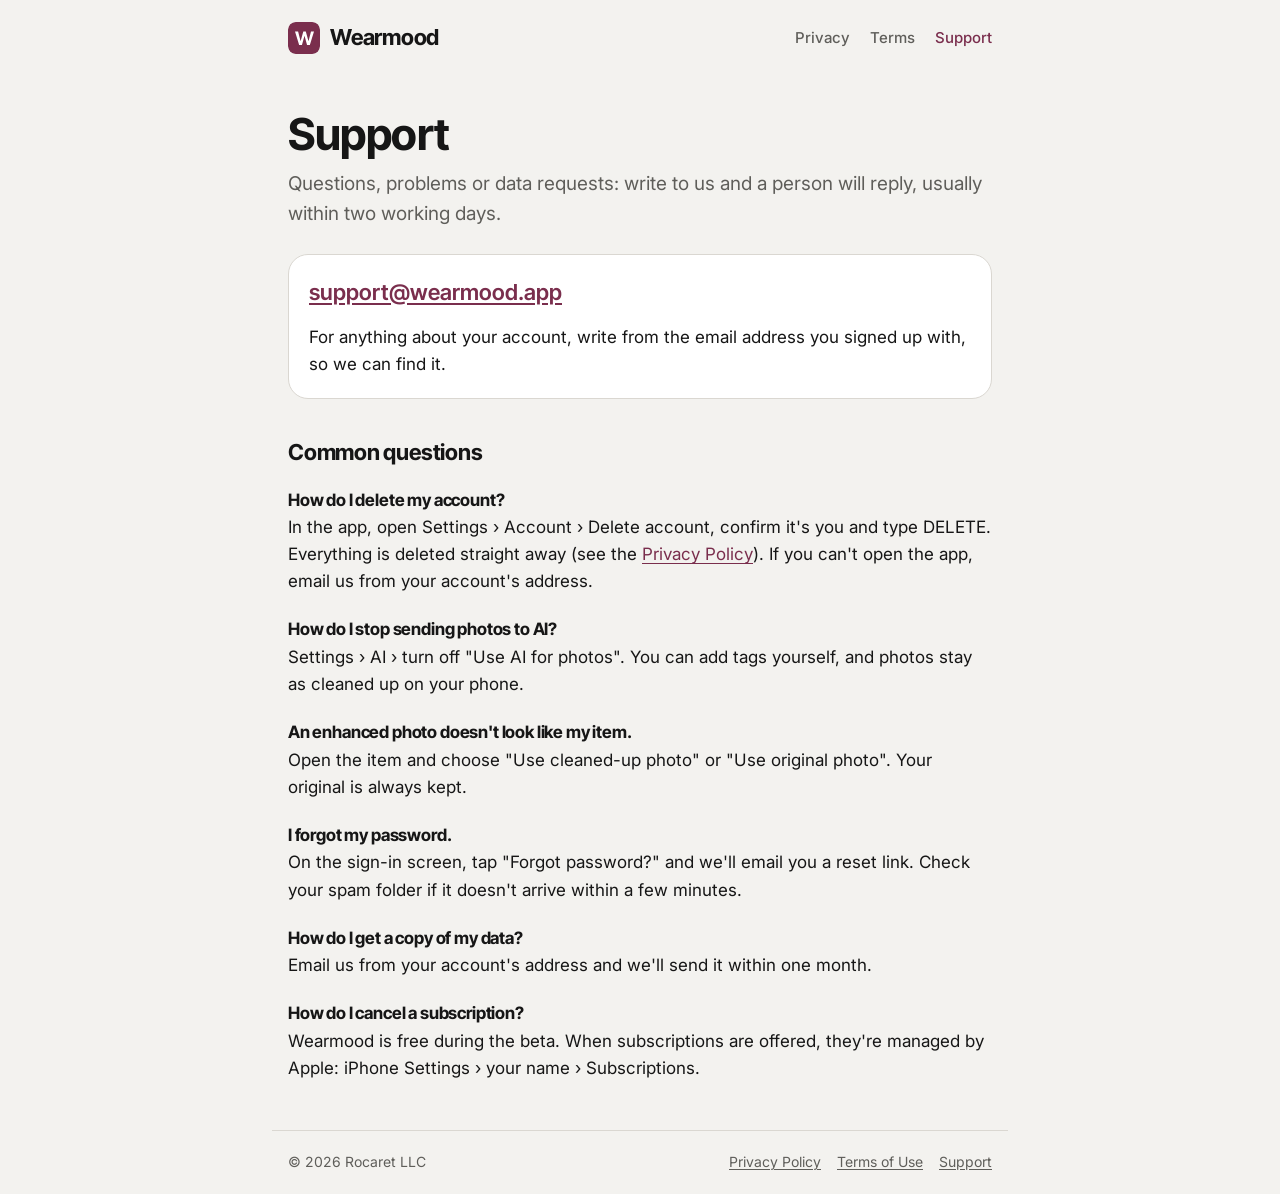
<file: support/index.html>
<!doctype html>
<html lang="en">
<head>
  <meta charset="utf-8">
  <meta name="viewport" content="width=device-width, initial-scale=1">
  <title>Support · Wearmood</title>
  <meta name="description" content="Get help with Wearmood: AI Stylist.">
  <link rel="icon" href="/assets/icon.svg" type="image/svg+xml">
  <link rel="stylesheet" href="/assets/site.css">
</head>
<body>
  <a class="skip-link" href="#main">Skip to content</a>
  <header class="site-header">
    <a class="wordmark" href="/"><img src="/assets/icon.svg" alt="">Wearmood</a>
    <nav class="site-nav" aria-label="Site">
      <a href="/privacy/">Privacy</a>
      <a href="/terms/">Terms</a>
      <a href="/support/" aria-current="page">Support</a>
    </nav>
  </header>

  <main id="main">
    <h1>Support</h1>
    <p class="lead">Questions, problems or data requests: write to us and a person will reply, usually within two working days.</p>

    <div class="card">
      <p class="email"><a href="mailto:support@wearmood.app">support@wearmood.app</a></p>
      <p>For anything about your account, write from the email address you signed up with, so we can find it.</p>
    </div>

    <h2>Common questions</h2>

    <h3>How do I delete my account?</h3>
    <p>In the app, open Settings › Account › Delete account, confirm it's you and type DELETE. Everything is deleted straight away (see the <a href="/privacy/#deletion">Privacy Policy</a>). If you can't open the app, email us from your account's address.</p>

    <h3>How do I stop sending photos to AI?</h3>
    <p>Settings › AI › turn off "Use AI for photos". You can add tags yourself, and photos stay as cleaned up on your phone.</p>

    <h3>An enhanced photo doesn't look like my item.</h3>
    <p>Open the item and choose "Use cleaned-up photo" or "Use original photo". Your original is always kept.</p>

    <h3>I forgot my password.</h3>
    <p>On the sign-in screen, tap "Forgot password?" and we'll email you a reset link. Check your spam folder if it doesn't arrive within a few minutes.</p>

    <h3>How do I get a copy of my data?</h3>
    <p>Email us from your account's address and we'll send it within one month.</p>

    <h3>How do I cancel a subscription?</h3>
    <p>Wearmood is free during the beta. When subscriptions are offered, they're managed by Apple: iPhone Settings › your name › Subscriptions.</p>
  </main>

  <footer class="site-footer">
    <span>© 2026 Rocaret LLC</span>
    <nav aria-label="Legal">
      <a href="/privacy/">Privacy Policy</a>
      <a href="/terms/">Terms of Use</a>
      <a href="/support/">Support</a>
    </nav>
  </footer>
</body>
</html>
</file>
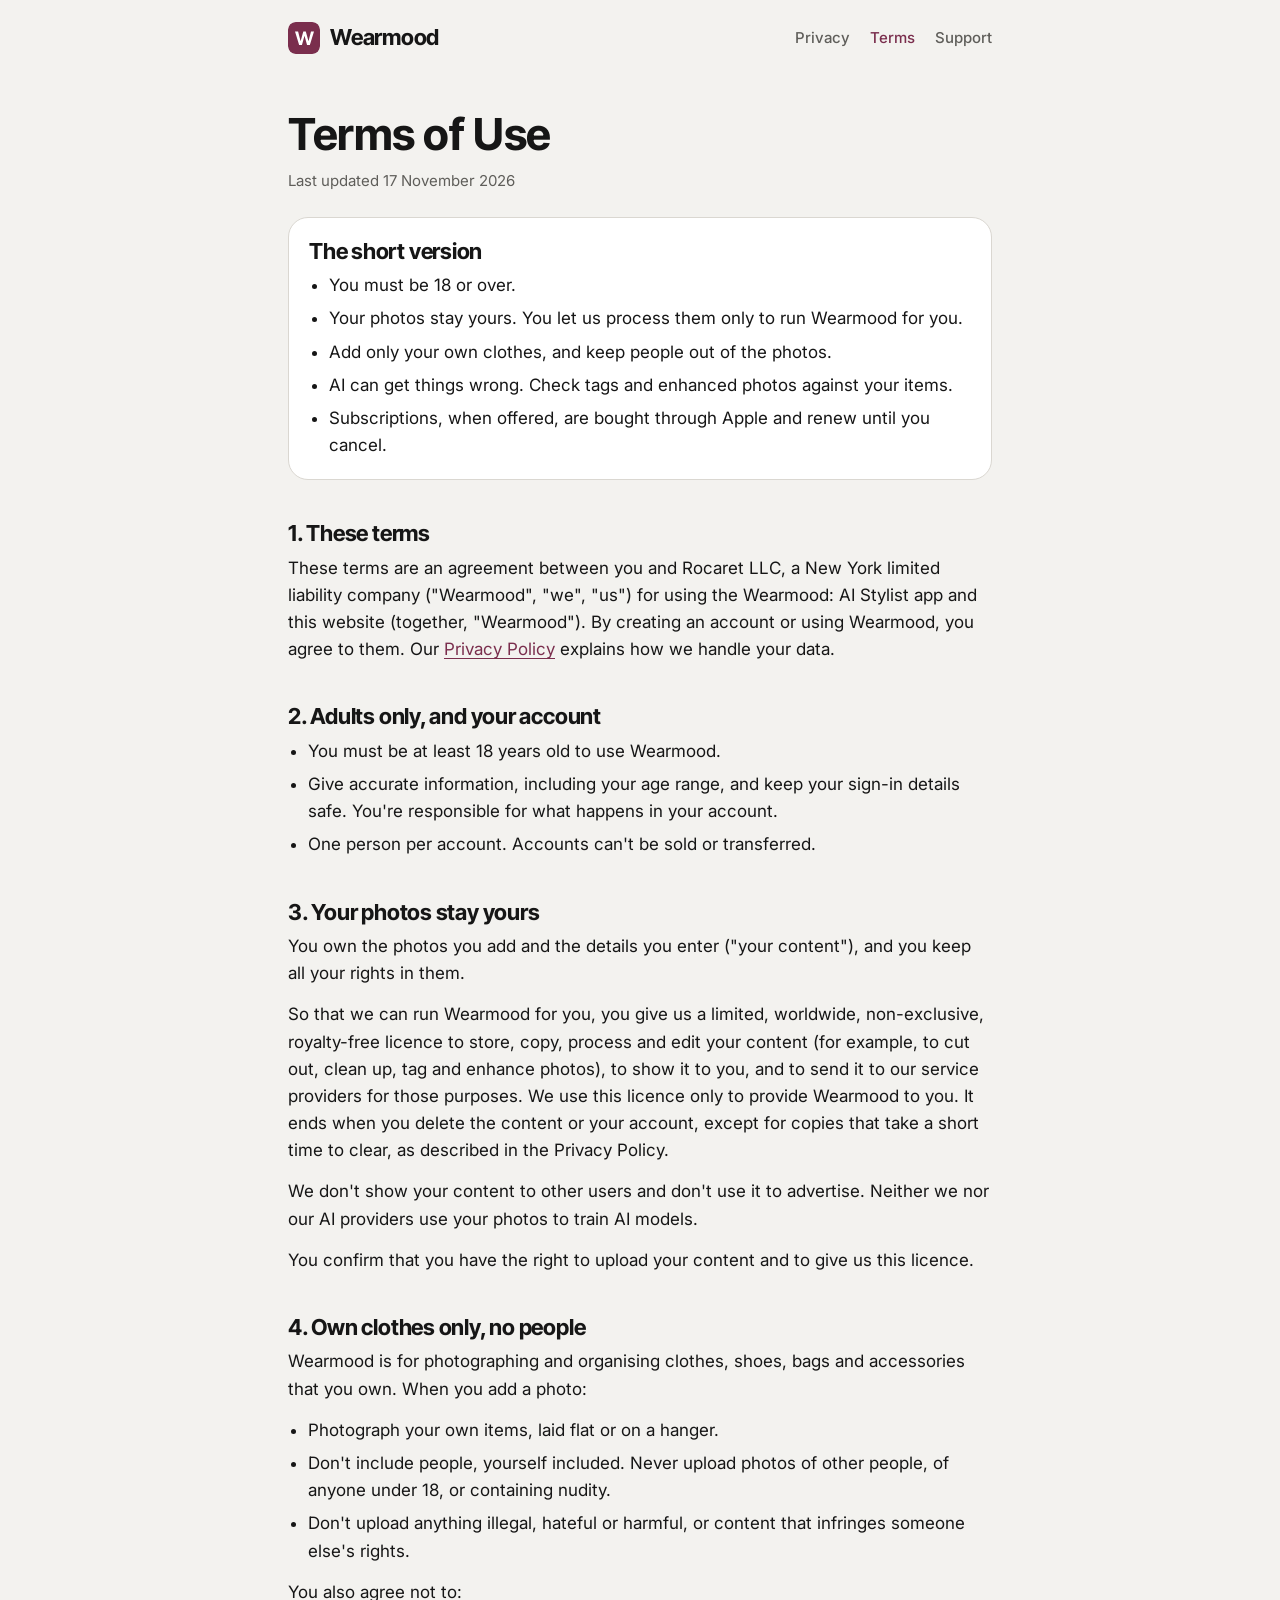
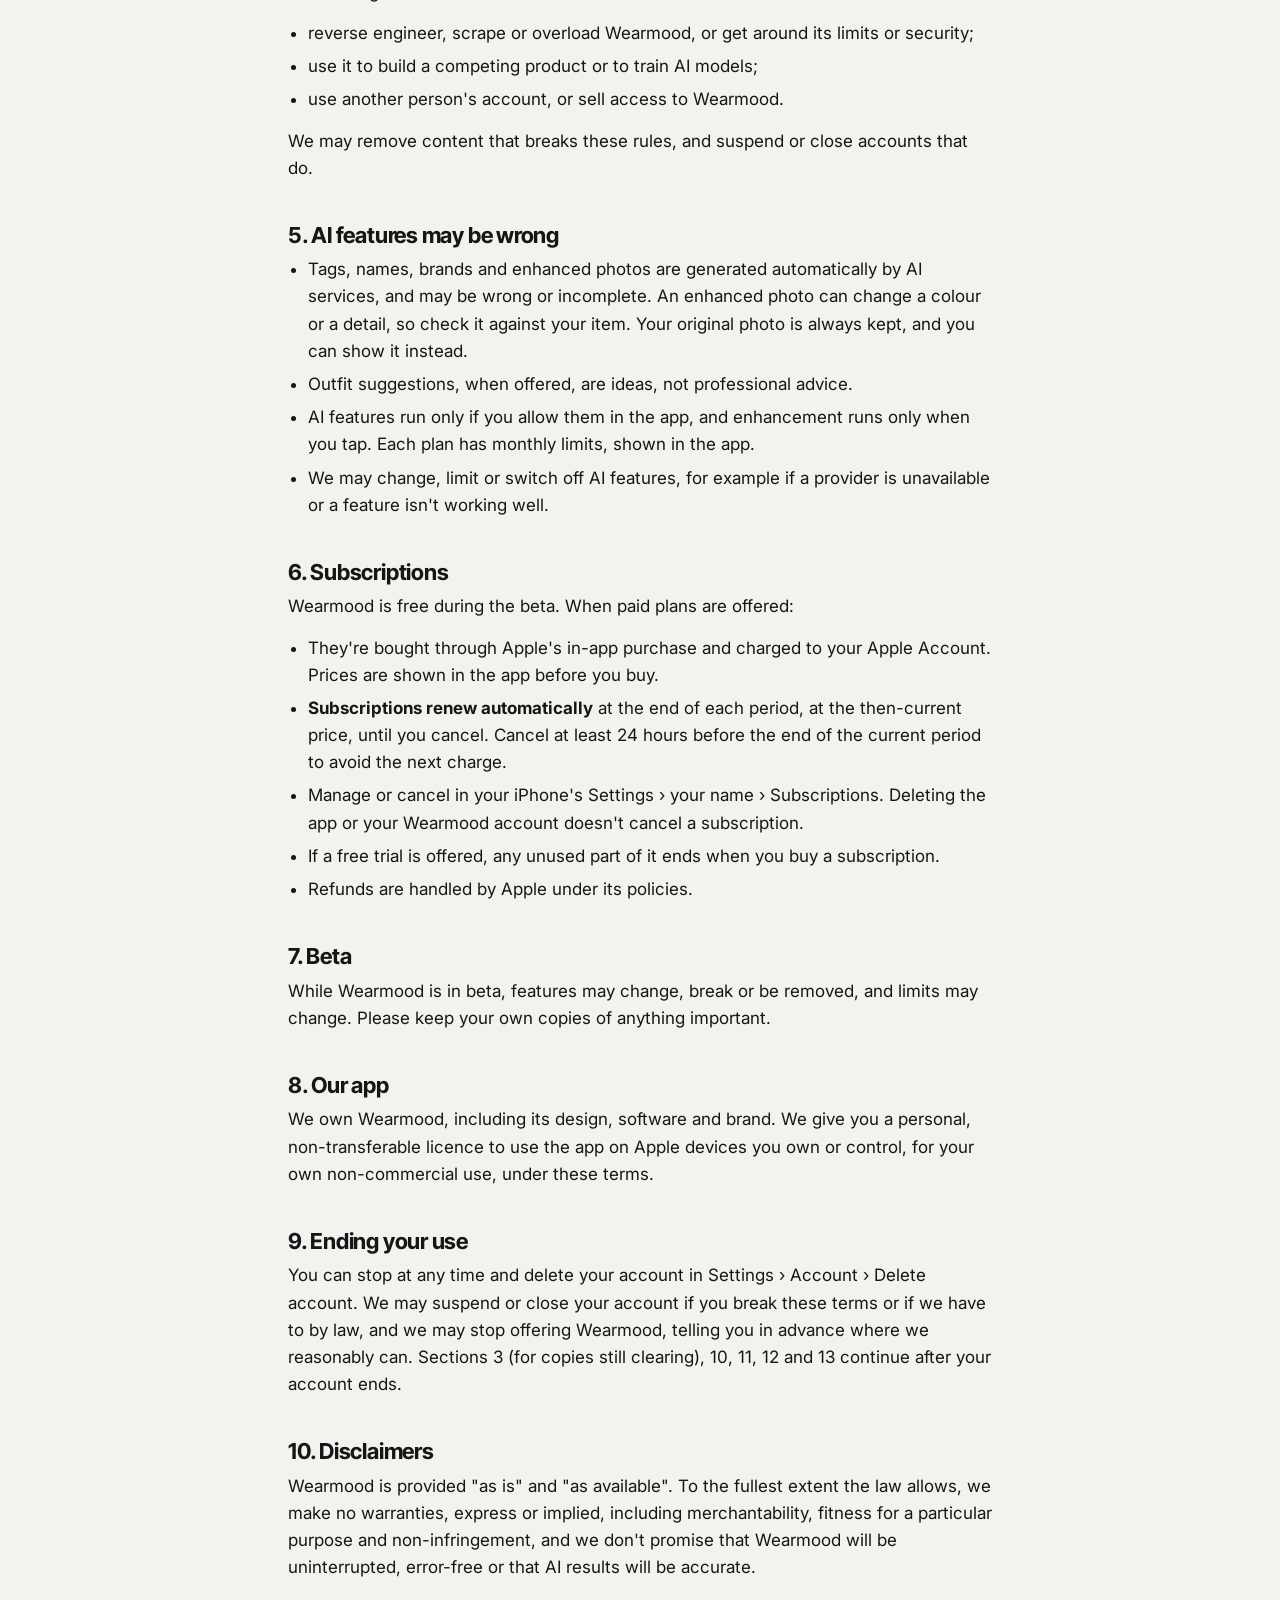
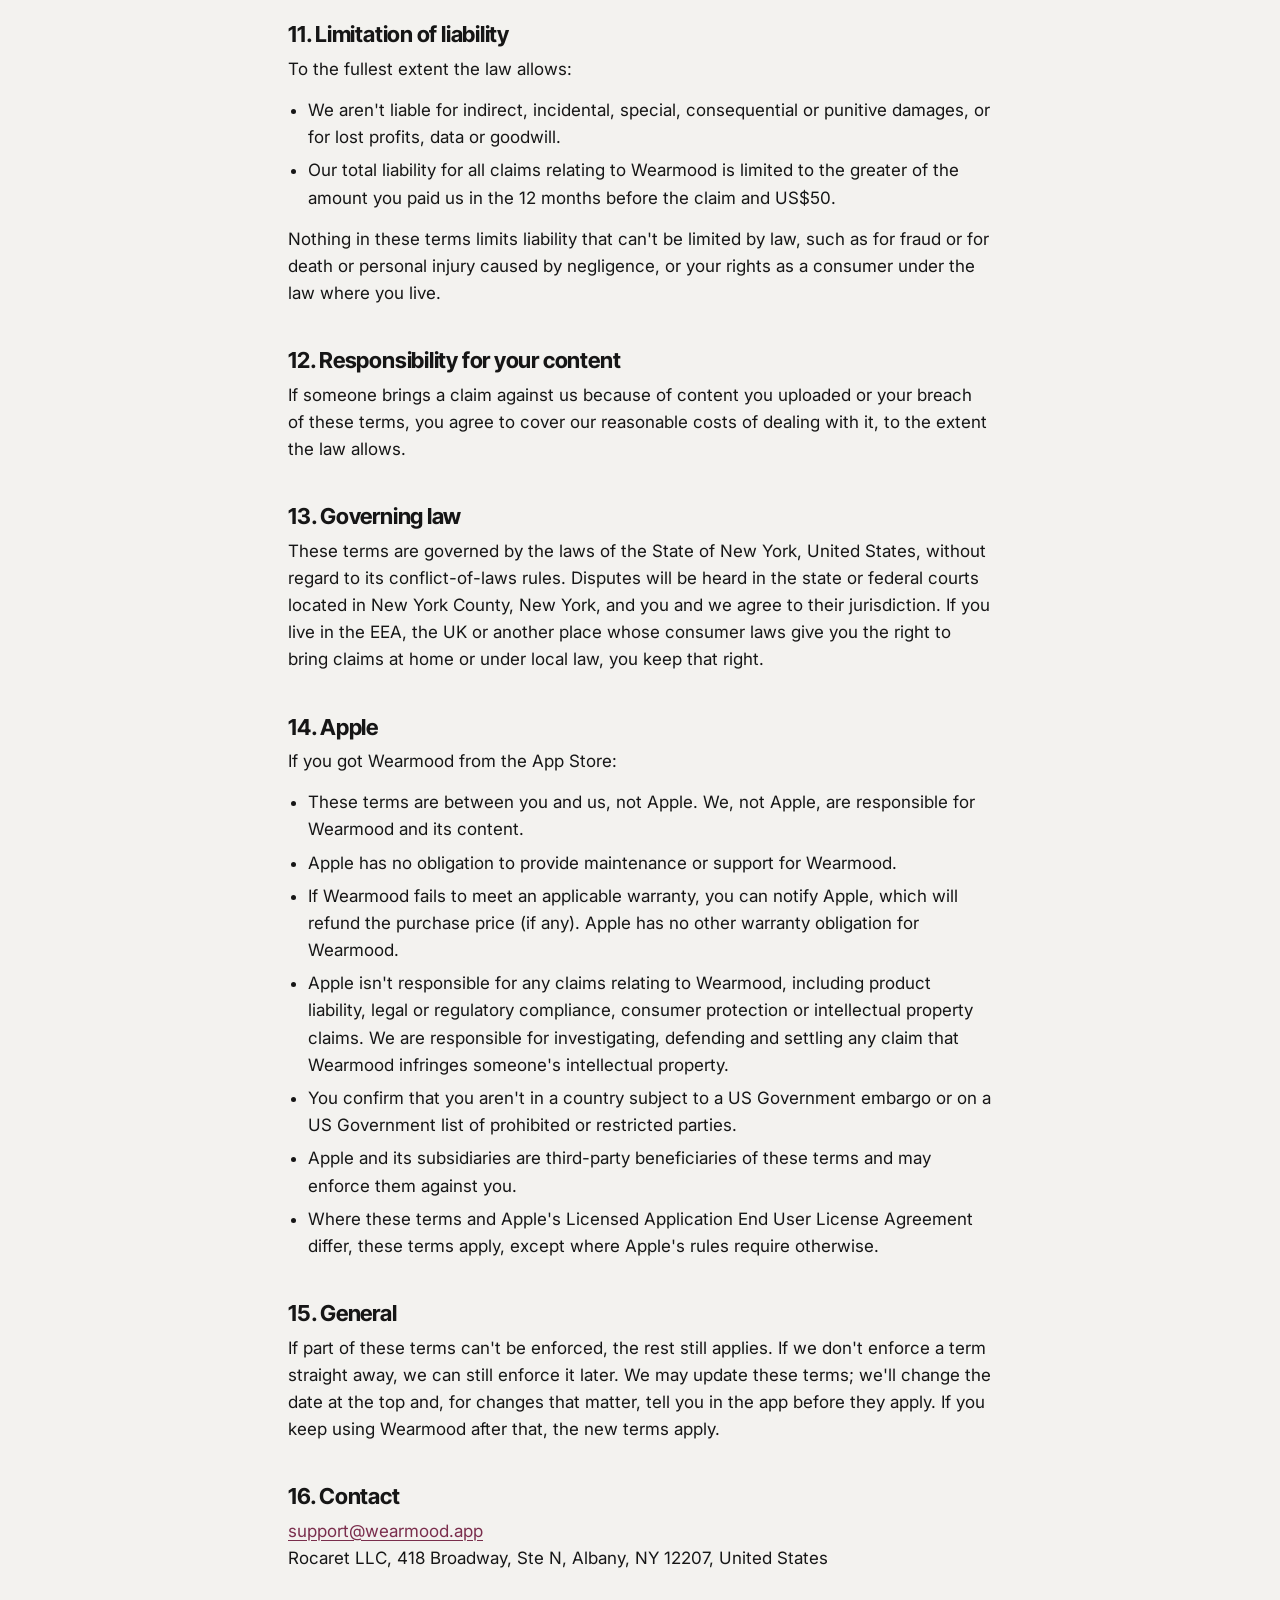
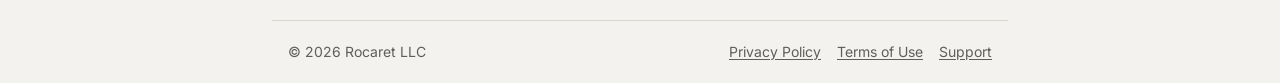
<file: terms/index.html>
<!doctype html>
<html lang="en">
<head>
  <meta charset="utf-8">
  <meta name="viewport" content="width=device-width, initial-scale=1">
  <title>Terms of Use · Wearmood</title>
  <meta name="description" content="The terms for using Wearmood: AI Stylist.">
  <link rel="icon" href="/assets/icon.svg" type="image/svg+xml">
  <link rel="stylesheet" href="/assets/site.css">
</head>
<body>
  <a class="skip-link" href="#main">Skip to content</a>
  <header class="site-header">
    <a class="wordmark" href="/"><img src="/assets/icon.svg" alt="">Wearmood</a>
    <nav class="site-nav" aria-label="Site">
      <a href="/privacy/">Privacy</a>
      <a href="/terms/" aria-current="page">Terms</a>
      <a href="/support/">Support</a>
    </nav>
  </header>

  <main id="main">
    <h1>Terms of Use</h1>
    <p class="meta">Last updated 17 November 2026</p>

    <div class="card">
      <h2>The short version</h2>
      <ul>
        <li>You must be 18 or over.</li>
        <li>Your photos stay yours. You let us process them only to run Wearmood for you.</li>
        <li>Add only your own clothes, and keep people out of the photos.</li>
        <li>AI can get things wrong. Check tags and enhanced photos against your items.</li>
        <li>Subscriptions, when offered, are bought through Apple and renew until you cancel.</li>
      </ul>
    </div>

    <h2 id="agreement">1. These terms</h2>
    <p>These terms are an agreement between you and Rocaret LLC, a New York limited liability company ("Wearmood", "we", "us") for using the Wearmood: AI Stylist app and this website (together, "Wearmood"). By creating an account or using Wearmood, you agree to them. Our <a href="/privacy/">Privacy Policy</a> explains how we handle your data.</p>

    <h2 id="eligibility">2. Adults only, and your account</h2>
    <ul>
      <li>You must be at least 18 years old to use Wearmood.</li>
      <li>Give accurate information, including your age range, and keep your sign-in details safe. You're responsible for what happens in your account.</li>
      <li>One person per account. Accounts can't be sold or transferred.</li>
    </ul>

    <h2 id="your-content">3. Your photos stay yours</h2>
    <p>You own the photos you add and the details you enter ("your content"), and you keep all your rights in them.</p>
    <p>So that we can run Wearmood for you, you give us a limited, worldwide, non-exclusive, royalty-free licence to store, copy, process and edit your content (for example, to cut out, clean up, tag and enhance photos), to show it to you, and to send it to our service providers for those purposes. We use this licence only to provide Wearmood to you. It ends when you delete the content or your account, except for copies that take a short time to clear, as described in the Privacy Policy.</p>
    <p>We don't show your content to other users and don't use it to advertise. Neither we nor our AI providers use your photos to train AI models.</p>
    <p>You confirm that you have the right to upload your content and to give us this licence.</p>

    <h2 id="acceptable-use">4. Own clothes only, no people</h2>
    <p>Wearmood is for photographing and organising clothes, shoes, bags and accessories that you own. When you add a photo:</p>
    <ul>
      <li>Photograph your own items, laid flat or on a hanger.</li>
      <li>Don't include people, yourself included. Never upload photos of other people, of anyone under 18, or containing nudity.</li>
      <li>Don't upload anything illegal, hateful or harmful, or content that infringes someone else's rights.</li>
    </ul>
    <p>You also agree not to:</p>
    <ul>
      <li>reverse engineer, scrape or overload Wearmood, or get around its limits or security;</li>
      <li>use it to build a competing product or to train AI models;</li>
      <li>use another person's account, or sell access to Wearmood.</li>
    </ul>
    <p>We may remove content that breaks these rules, and suspend or close accounts that do.</p>

    <h2 id="ai">5. AI features may be wrong</h2>
    <ul>
      <li>Tags, names, brands and enhanced photos are generated automatically by AI services, and may be wrong or incomplete. An enhanced photo can change a colour or a detail, so check it against your item. Your original photo is always kept, and you can show it instead.</li>
      <li>Outfit suggestions, when offered, are ideas, not professional advice.</li>
      <li>AI features run only if you allow them in the app, and enhancement runs only when you tap. Each plan has monthly limits, shown in the app.</li>
      <li>We may change, limit or switch off AI features, for example if a provider is unavailable or a feature isn't working well.</li>
    </ul>

    <h2 id="subscriptions">6. Subscriptions</h2>
    <p>Wearmood is free during the beta. When paid plans are offered:</p>
    <ul>
      <li>They're bought through Apple's in-app purchase and charged to your Apple Account. Prices are shown in the app before you buy.</li>
      <li><strong>Subscriptions renew automatically</strong> at the end of each period, at the then-current price, until you cancel. Cancel at least 24 hours before the end of the current period to avoid the next charge.</li>
      <li>Manage or cancel in your iPhone's Settings › your name › Subscriptions. Deleting the app or your Wearmood account doesn't cancel a subscription.</li>
      <li>If a free trial is offered, any unused part of it ends when you buy a subscription.</li>
      <li>Refunds are handled by Apple under its policies.</li>
    </ul>

    <h2 id="beta">7. Beta</h2>
    <p>While Wearmood is in beta, features may change, break or be removed, and limits may change. Please keep your own copies of anything important.</p>

    <h2 id="our-rights">8. Our app</h2>
    <p>We own Wearmood, including its design, software and brand. We give you a personal, non-transferable licence to use the app on Apple devices you own or control, for your own non-commercial use, under these terms.</p>

    <h2 id="ending">9. Ending your use</h2>
    <p>You can stop at any time and delete your account in Settings › Account › Delete account. We may suspend or close your account if you break these terms or if we have to by law, and we may stop offering Wearmood, telling you in advance where we reasonably can. Sections 3 (for copies still clearing), 10, 11, 12 and 13 continue after your account ends.</p>

    <h2 id="disclaimers">10. Disclaimers</h2>
    <p>Wearmood is provided "as is" and "as available". To the fullest extent the law allows, we make no warranties, express or implied, including merchantability, fitness for a particular purpose and non-infringement, and we don't promise that Wearmood will be uninterrupted, error-free or that AI results will be accurate.</p>

    <h2 id="liability">11. Limitation of liability</h2>
    <p>To the fullest extent the law allows:</p>
    <ul>
      <li>We aren't liable for indirect, incidental, special, consequential or punitive damages, or for lost profits, data or goodwill.</li>
      <li>Our total liability for all claims relating to Wearmood is limited to the greater of the amount you paid us in the 12 months before the claim and US$50.</li>
    </ul>
    <p>Nothing in these terms limits liability that can't be limited by law, such as for fraud or for death or personal injury caused by negligence, or your rights as a consumer under the law where you live.</p>

    <h2 id="indemnity">12. Responsibility for your content</h2>
    <p>If someone brings a claim against us because of content you uploaded or your breach of these terms, you agree to cover our reasonable costs of dealing with it, to the extent the law allows.</p>

    <h2 id="law">13. Governing law</h2>
    <p>These terms are governed by the laws of the State of New York, United States, without regard to its conflict-of-laws rules. Disputes will be heard in the state or federal courts located in New York County, New York, and you and we agree to their jurisdiction. If you live in the EEA, the UK or another place whose consumer laws give you the right to bring claims at home or under local law, you keep that right.</p>

    <h2 id="apple">14. Apple</h2>
    <p>If you got Wearmood from the App Store:</p>
    <ul>
      <li>These terms are between you and us, not Apple. We, not Apple, are responsible for Wearmood and its content.</li>
      <li>Apple has no obligation to provide maintenance or support for Wearmood.</li>
      <li>If Wearmood fails to meet an applicable warranty, you can notify Apple, which will refund the purchase price (if any). Apple has no other warranty obligation for Wearmood.</li>
      <li>Apple isn't responsible for any claims relating to Wearmood, including product liability, legal or regulatory compliance, consumer protection or intellectual property claims. We are responsible for investigating, defending and settling any claim that Wearmood infringes someone's intellectual property.</li>
      <li>You confirm that you aren't in a country subject to a US Government embargo or on a US Government list of prohibited or restricted parties.</li>
      <li>Apple and its subsidiaries are third-party beneficiaries of these terms and may enforce them against you.</li>
      <li>Where these terms and Apple's Licensed Application End User License Agreement differ, these terms apply, except where Apple's rules require otherwise.</li>
    </ul>

    <h2 id="general">15. General</h2>
    <p>If part of these terms can't be enforced, the rest still applies. If we don't enforce a term straight away, we can still enforce it later. We may update these terms; we'll change the date at the top and, for changes that matter, tell you in the app before they apply. If you keep using Wearmood after that, the new terms apply.</p>

    <h2 id="contact">16. Contact</h2>
    <p><a href="mailto:support@wearmood.app">support@wearmood.app</a><br>
    Rocaret LLC, 418 Broadway, Ste N, Albany, NY 12207, United States</p>
  </main>

  <footer class="site-footer">
    <span>© 2026 Rocaret LLC</span>
    <nav aria-label="Legal">
      <a href="/privacy/">Privacy Policy</a>
      <a href="/terms/">Terms of Use</a>
      <a href="/support/">Support</a>
    </nav>
  </footer>
</body>
</html>
</file>
<file: assets/site.css>
/* Wearmood site. Colours match the app's asset catalog (light / dark). */

@font-face {
  font-family: "Inter";
  src: url("fonts/Inter.ttf") format("truetype");
  font-weight: 100 900;
  font-display: swap;
}

@font-face {
  font-family: "Inter Tight";
  src: url("fonts/InterTight.ttf") format("truetype");
  font-weight: 100 900;
  font-display: swap;
}

:root {
  color-scheme: light dark;
  --ground: #f3f2ef;
  --surface: #ffffff;
  --ink: #161616;
  --muted: #5f5e5a;
  --accent: #7a2e4d;
  --accent-fill: #7a2e4d;
  --on-accent: #ffffff;
  --accent-tint: #f1e4ea;
  --item-tile: #eceae6;
  --border: #dad7d1;
  --title-font: "Inter Tight", "Inter", system-ui, -apple-system, sans-serif;
  --body-font: "Inter", system-ui, -apple-system, sans-serif;
  --radius-card: 20px;
  --radius-tile: 14px;
  --radius-small: 8px;
  --measure: 44rem;
}

@media (prefers-color-scheme: dark) {
  :root {
    --ground: #121211;
    --surface: #1e1d1b;
    --ink: #f3f2ef;
    --muted: #a8a49d;
    --accent: #e8a3c0;
    --accent-fill: #9e3f67;
    --accent-tint: #3a2230;
    --item-tile: #2a2926;
    --border: #3a3835;
  }
}

*,
*::before,
*::after {
  box-sizing: border-box;
}

html {
  -webkit-text-size-adjust: 100%;
  text-size-adjust: 100%;
}

body {
  margin: 0;
  background: var(--ground);
  color: var(--ink);
  font-family: var(--body-font);
  font-size: 1.0625rem;
  line-height: 1.6;
}

a {
  color: var(--accent);
  text-underline-offset: 0.15em;
}

a:focus-visible {
  outline: 2px solid var(--accent);
  outline-offset: 2px;
  border-radius: 4px;
}

.skip-link {
  position: absolute;
  left: -999px;
}

.skip-link:focus {
  left: 16px;
  top: 12px;
  background: var(--surface);
  padding: 8px 12px;
  border-radius: var(--radius-small);
  z-index: 1;
}

/* Header and footer */

.site-header,
.site-footer {
  max-width: calc(var(--measure) + 32px);
  margin: 0 auto;
  padding: 20px 16px;
}

.site-header {
  display: flex;
  flex-wrap: wrap;
  align-items: center;
  justify-content: space-between;
  gap: 12px 24px;
}

.wordmark {
  display: inline-flex;
  align-items: center;
  gap: 10px;
  color: var(--ink);
  font-family: var(--title-font);
  font-size: 1.375rem;
  font-weight: 700;
  letter-spacing: -0.01em;
  text-decoration: none;
}

.wordmark img {
  width: 32px;
  height: 32px;
  border-radius: 8px;
}

.site-nav {
  display: flex;
  flex-wrap: wrap;
  gap: 4px 20px;
  font-size: 0.9375rem;
  font-weight: 500;
}

.site-nav a {
  color: var(--muted);
  text-decoration: none;
  padding: 6px 0;
}

.site-nav a:hover,
.site-nav a[aria-current="page"] {
  color: var(--accent);
}

.site-footer {
  border-top: 1px solid var(--border);
  margin-top: 48px;
  color: var(--muted);
  font-size: 0.875rem;
  display: flex;
  flex-wrap: wrap;
  justify-content: space-between;
  gap: 8px 24px;
}

.site-footer nav {
  display: flex;
  flex-wrap: wrap;
  gap: 4px 16px;
}

.site-footer a {
  color: var(--muted);
}

/* Content */

main {
  max-width: calc(var(--measure) + 32px);
  margin: 0 auto;
  padding: 8px 16px 0;
}

h1,
h2,
h3 {
  font-family: var(--title-font);
  line-height: 1.2;
  letter-spacing: -0.01em;
}

h1 {
  font-size: clamp(2rem, 6vw, 2.75rem);
  margin: 24px 0 8px;
}

h2 {
  font-size: 1.375rem;
  margin: 40px 0 8px;
  scroll-margin-top: 16px;
}

h3 {
  font-size: 1.0625rem;
  margin: 24px 0 4px;
}

p,
ul,
ol {
  margin: 0 0 14px;
}

ul,
ol {
  padding-left: 1.25rem;
}

li {
  margin-bottom: 6px;
}

.meta {
  color: var(--muted);
  font-size: 0.9375rem;
  margin-bottom: 24px;
}

.lead {
  font-size: 1.1875rem;
  color: var(--muted);
}

.card {
  background: var(--surface);
  border: 1px solid var(--border);
  border-radius: var(--radius-card);
  padding: 20px 20px 6px;
  margin: 24px 0;
}

.card h2 {
  margin-top: 0;
}

.toc ol {
  columns: 2 14rem;
  column-gap: 24px;
  font-size: 0.9375rem;
}

.toc li {
  break-inside: avoid;
}

/* Tables become stacked cards on narrow screens. */

.table-wrap {
  margin: 16px 0 20px;
}

table {
  width: 100%;
  border-collapse: collapse;
  font-size: 0.9375rem;
  background: var(--surface);
  border: 1px solid var(--border);
  border-radius: var(--radius-tile);
  overflow: hidden;
}

th,
td {
  text-align: left;
  vertical-align: top;
  padding: 10px 12px;
  border-bottom: 1px solid var(--border);
}

th {
  background: var(--item-tile);
  font-weight: 600;
}

tr:last-child td {
  border-bottom: none;
}

@media (max-width: 640px) {
  table,
  tbody,
  tr,
  td {
    display: block;
  }

  thead {
    position: absolute;
    left: -9999px;
  }

  table {
    background: none;
    border: none;
  }

  tr {
    background: var(--surface);
    border: 1px solid var(--border);
    border-radius: var(--radius-tile);
    margin-bottom: 10px;
    padding: 4px 0;
  }

  td {
    border: none;
    padding: 4px 14px;
  }

  td::before {
    content: attr(data-label);
    display: block;
    color: var(--muted);
    font-size: 0.8125rem;
    font-weight: 600;
  }
}

/* Home page */

.hero {
  padding: 24px 0 8px;
}

.hero h1 {
  font-size: clamp(2.25rem, 8vw, 3.5rem);
  max-width: 16ch;
}

.tiles {
  display: grid;
  grid-template-columns: repeat(3, 1fr);
  gap: 12px;
  margin: 28px 0 8px;
}

.tile {
  aspect-ratio: 4 / 5;
  background: var(--item-tile);
  border-radius: var(--radius-tile);
  display: flex;
  align-items: center;
  justify-content: center;
}

.tile svg {
  width: 52%;
  height: auto;
  color: var(--muted);
  opacity: 0.55;
}

.features {
  list-style: none;
  padding: 0;
  display: grid;
  gap: 12px;
  margin: 28px 0;
}

.features li {
  background: var(--surface);
  border: 1px solid var(--border);
  border-radius: var(--radius-card);
  padding: 16px 20px;
  margin: 0;
}

.features strong {
  display: block;
  font-family: var(--title-font);
  font-size: 1.125rem;
  margin-bottom: 2px;
}

.badge {
  display: inline-block;
  background: var(--accent-tint);
  color: var(--accent);
  border-radius: 999px;
  padding: 4px 12px;
  font-size: 0.875rem;
  font-weight: 600;
}

.button {
  display: inline-flex;
  align-items: center;
  min-height: 52px;
  padding: 0 24px;
  border-radius: 999px;
  background: var(--accent-fill);
  color: var(--on-accent);
  font-weight: 600;
  text-decoration: none;
}

.email {
  font-family: var(--title-font);
  font-size: 1.375rem;
  font-weight: 600;
  overflow-wrap: anywhere;
}
</file>
